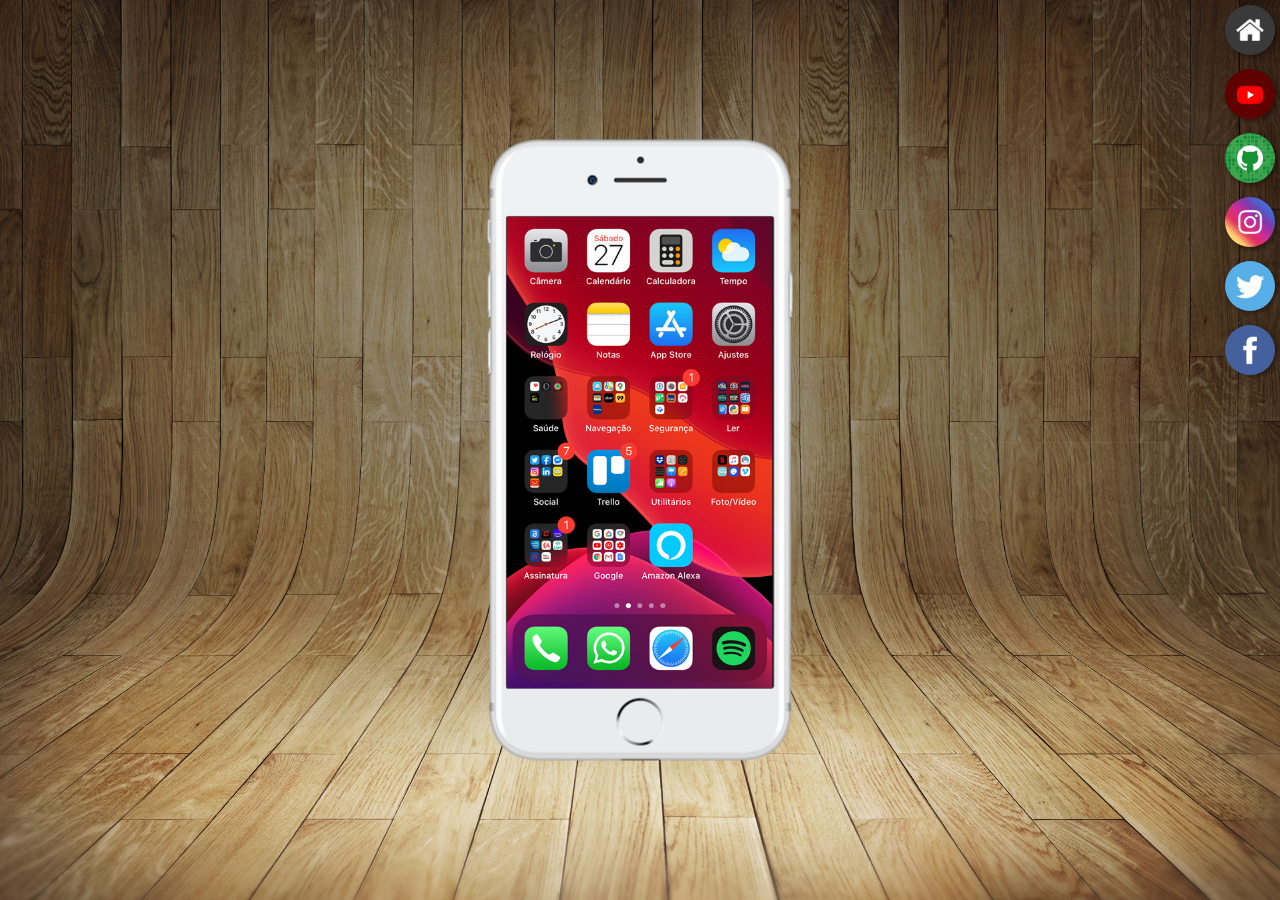
<file: index.html>
<!DOCTYPE html>
<html lang="pt-br">
<head>
    <meta charset="UTF-8">
    <meta name="viewport" content="width=device-width, initial-scale=1.0">
    <title>Projeto redes socias</title>
    <link rel="shortcut icon" href="favicon.ico" type="image/x-icon">
    <link rel="stylesheet" href="estilos/style.css">
</head>
<body>
    <main>
        <section id="telefone">
          <iframe src="home.html" frameborder="0" name="tela" id="tela"> Seu navegador não é compativel com isso</iframe>
        </section>
        <section id="redes">
           <a href="home.html" target="tela"> <img src="imagens/logo-home.jpg" alt=""></a> <br>
           <a href="youtube.html" target="tela"> <img src="imagens/logo-youtube.jpg" alt=""></a> <br>
           <a href="github.html" target="tela"> <img src="imagens/logo-github.jpg" alt=""></a> <br>
           <a href="instagram.html" target="tela"> <img src="imagens/logo-instagram.jpg" alt=""></a> <br>
           <a href="twitter.html" target="tela"> <img src="imagens/logo-twitter.jpg" alt=""></a> <br>
           <a href="facebook.html" target="tela"> <img src="imagens/logo-facebook.jpg" alt=""></a>
        </section>
    </main>
</body>
</html>
</file>
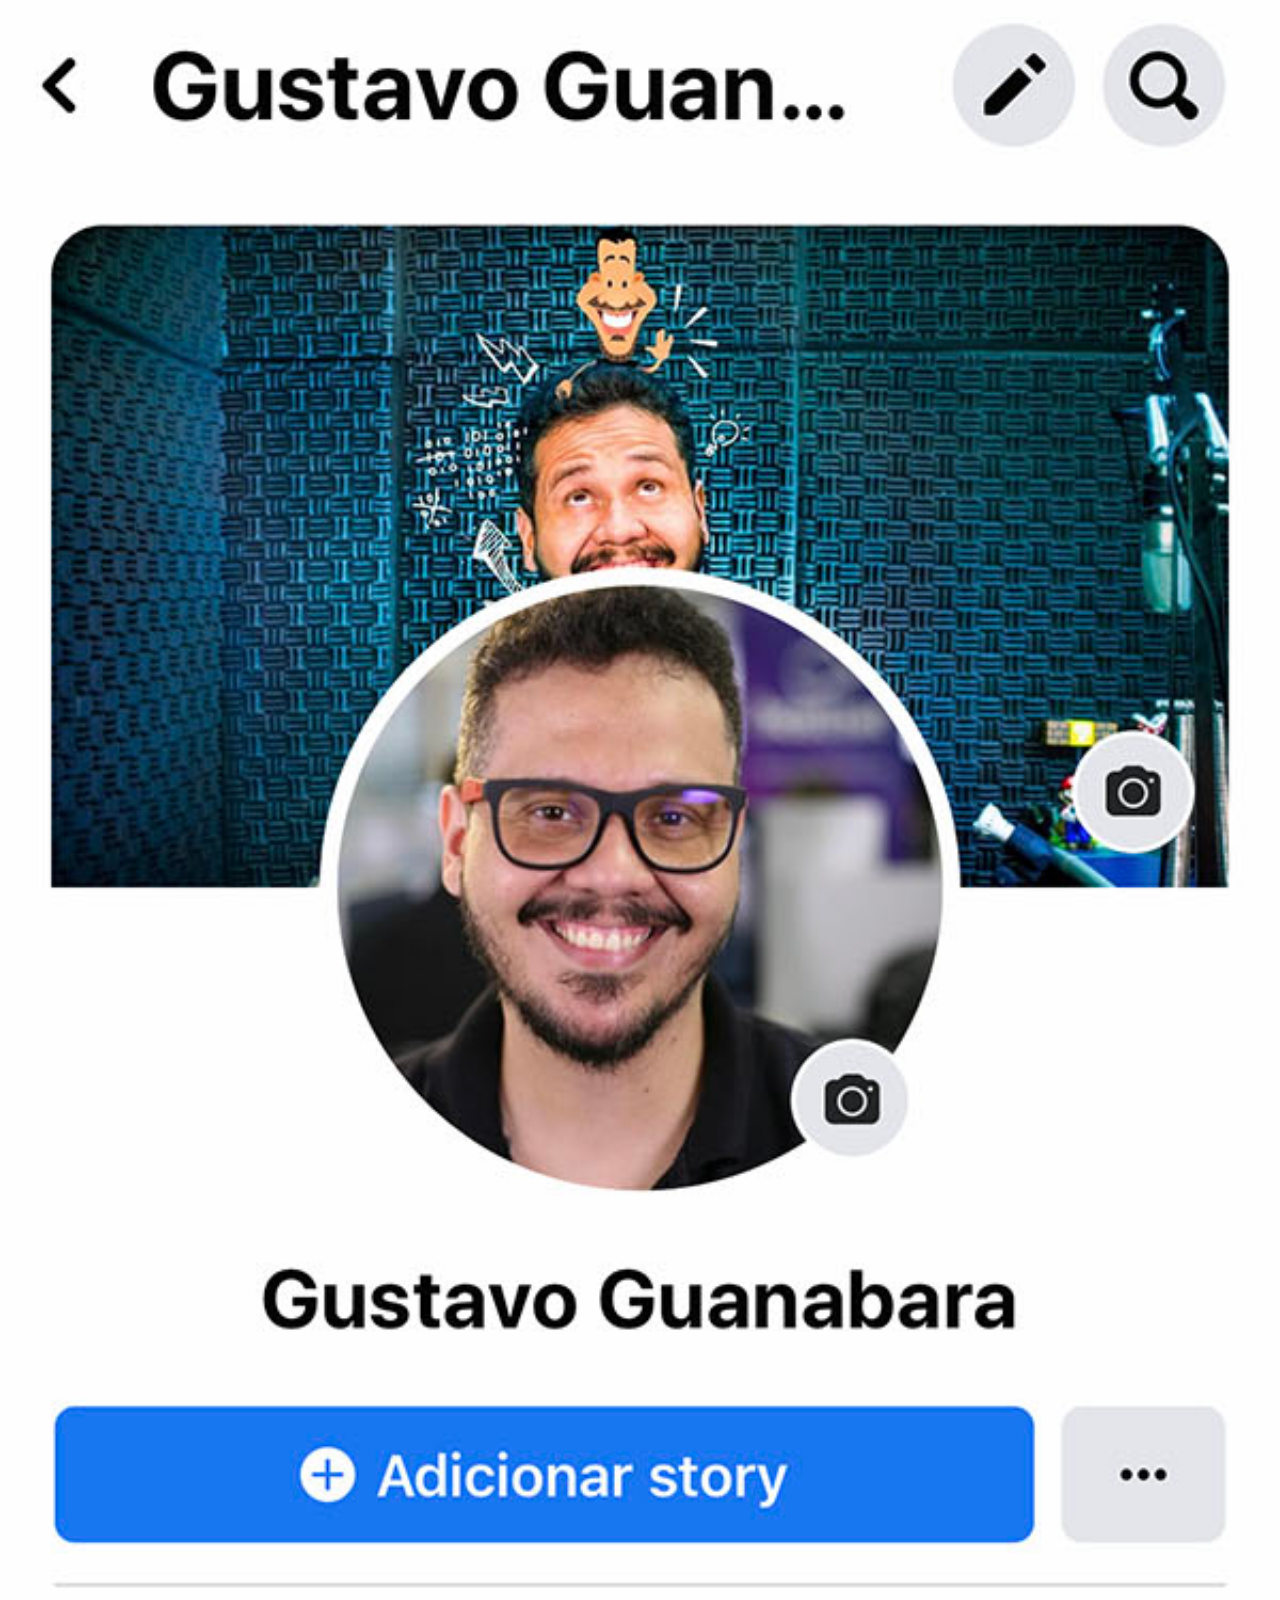
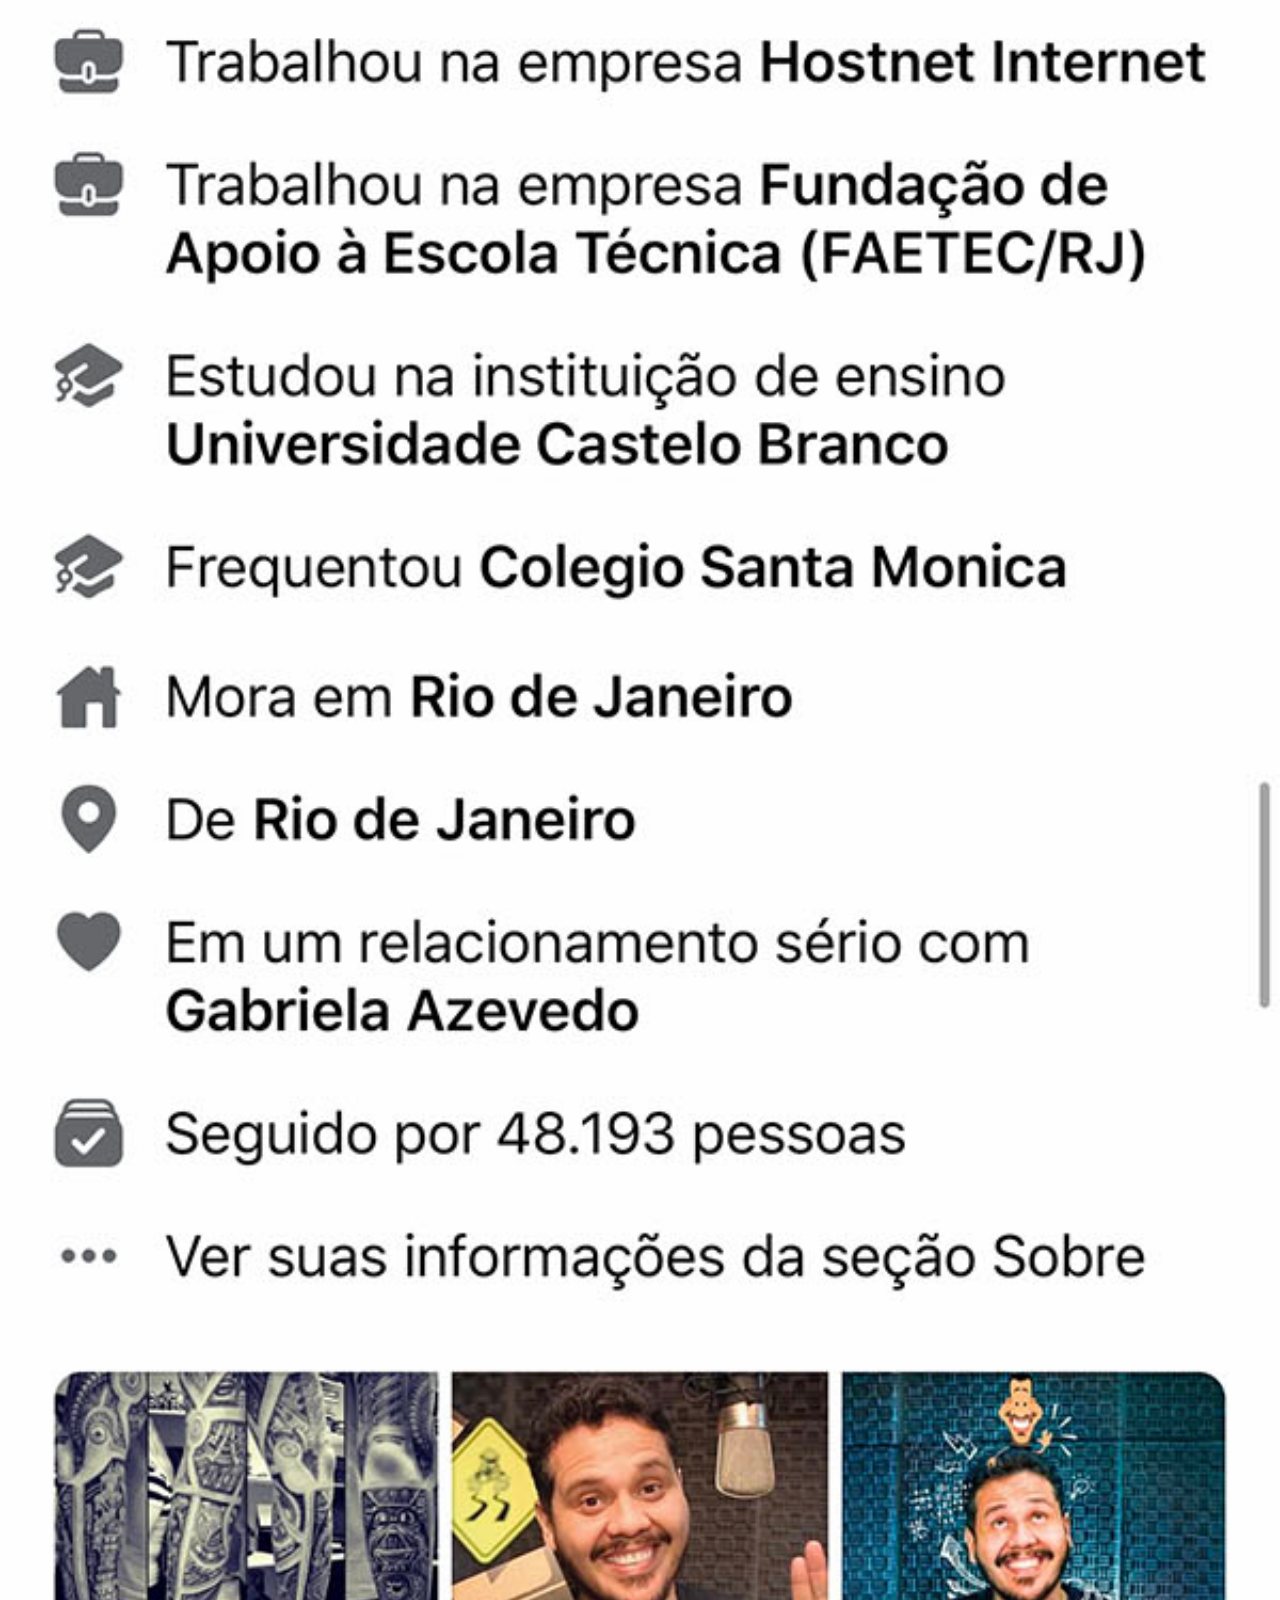
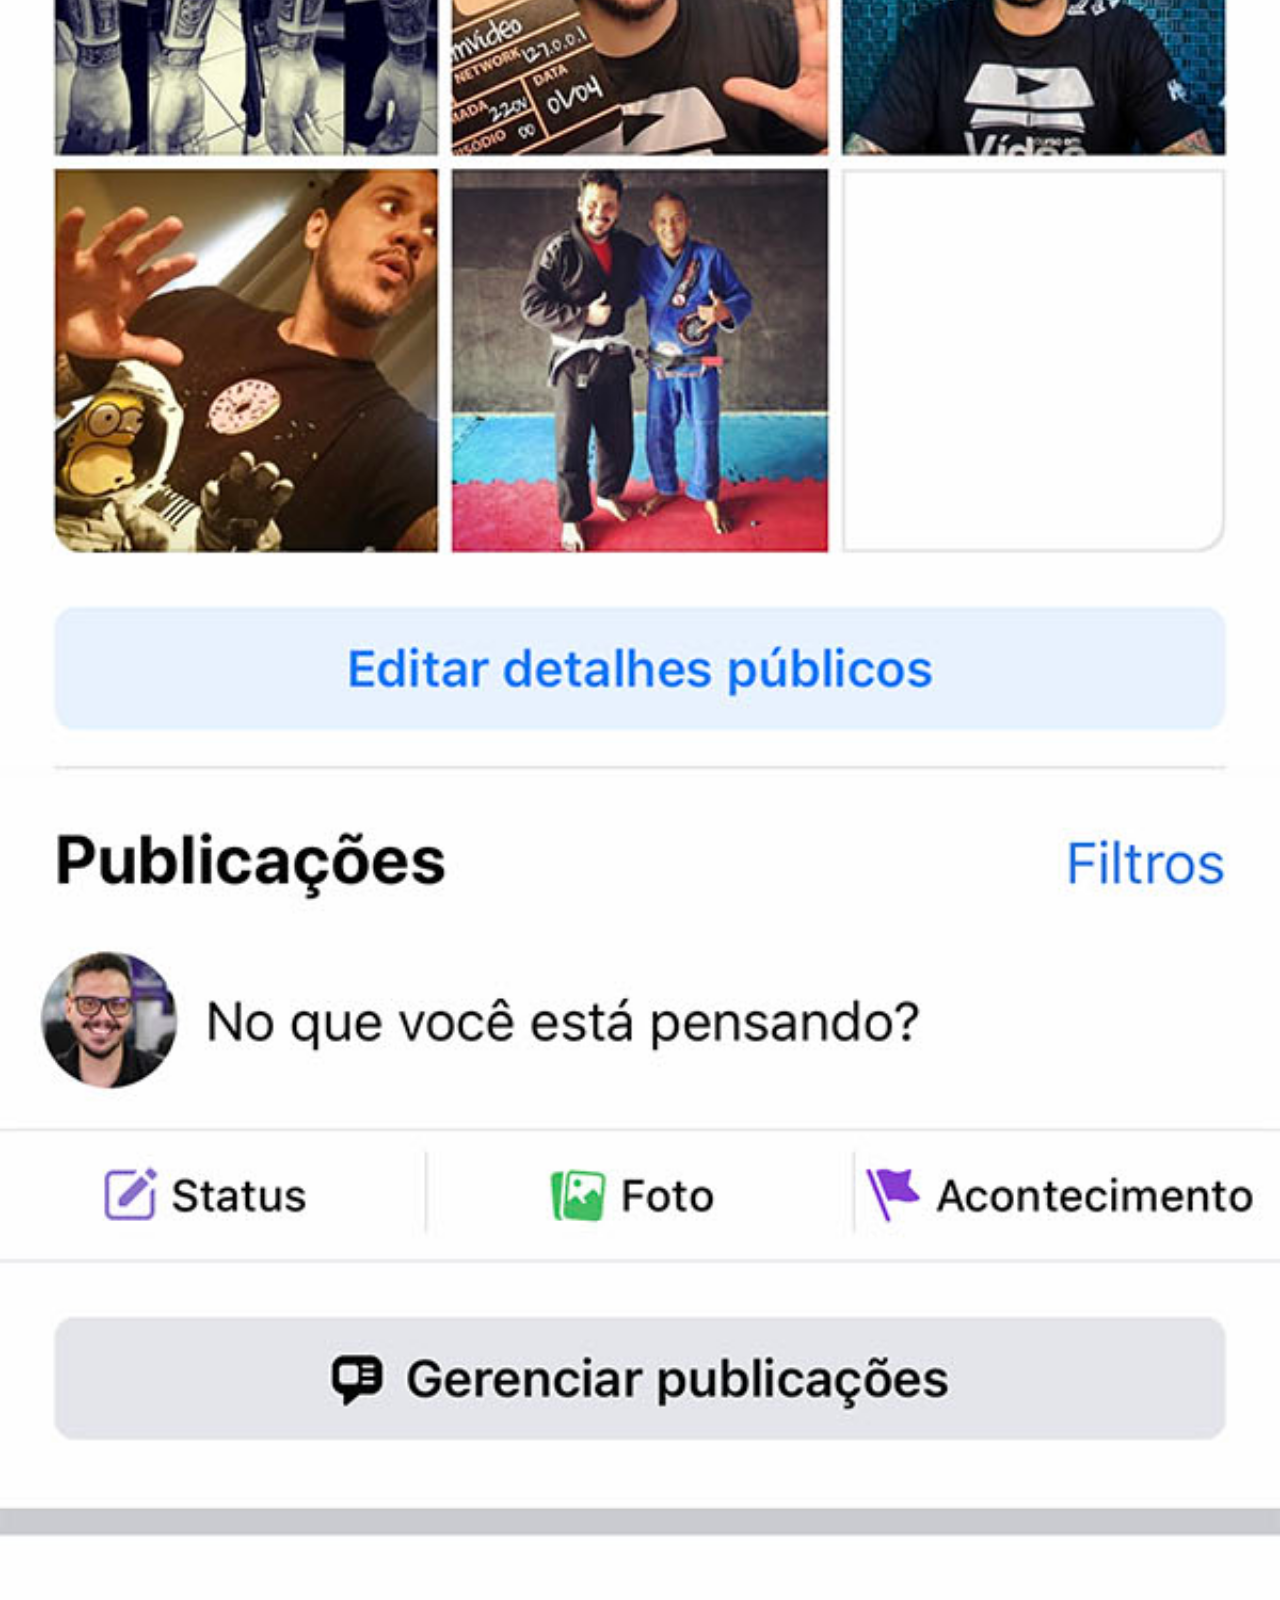
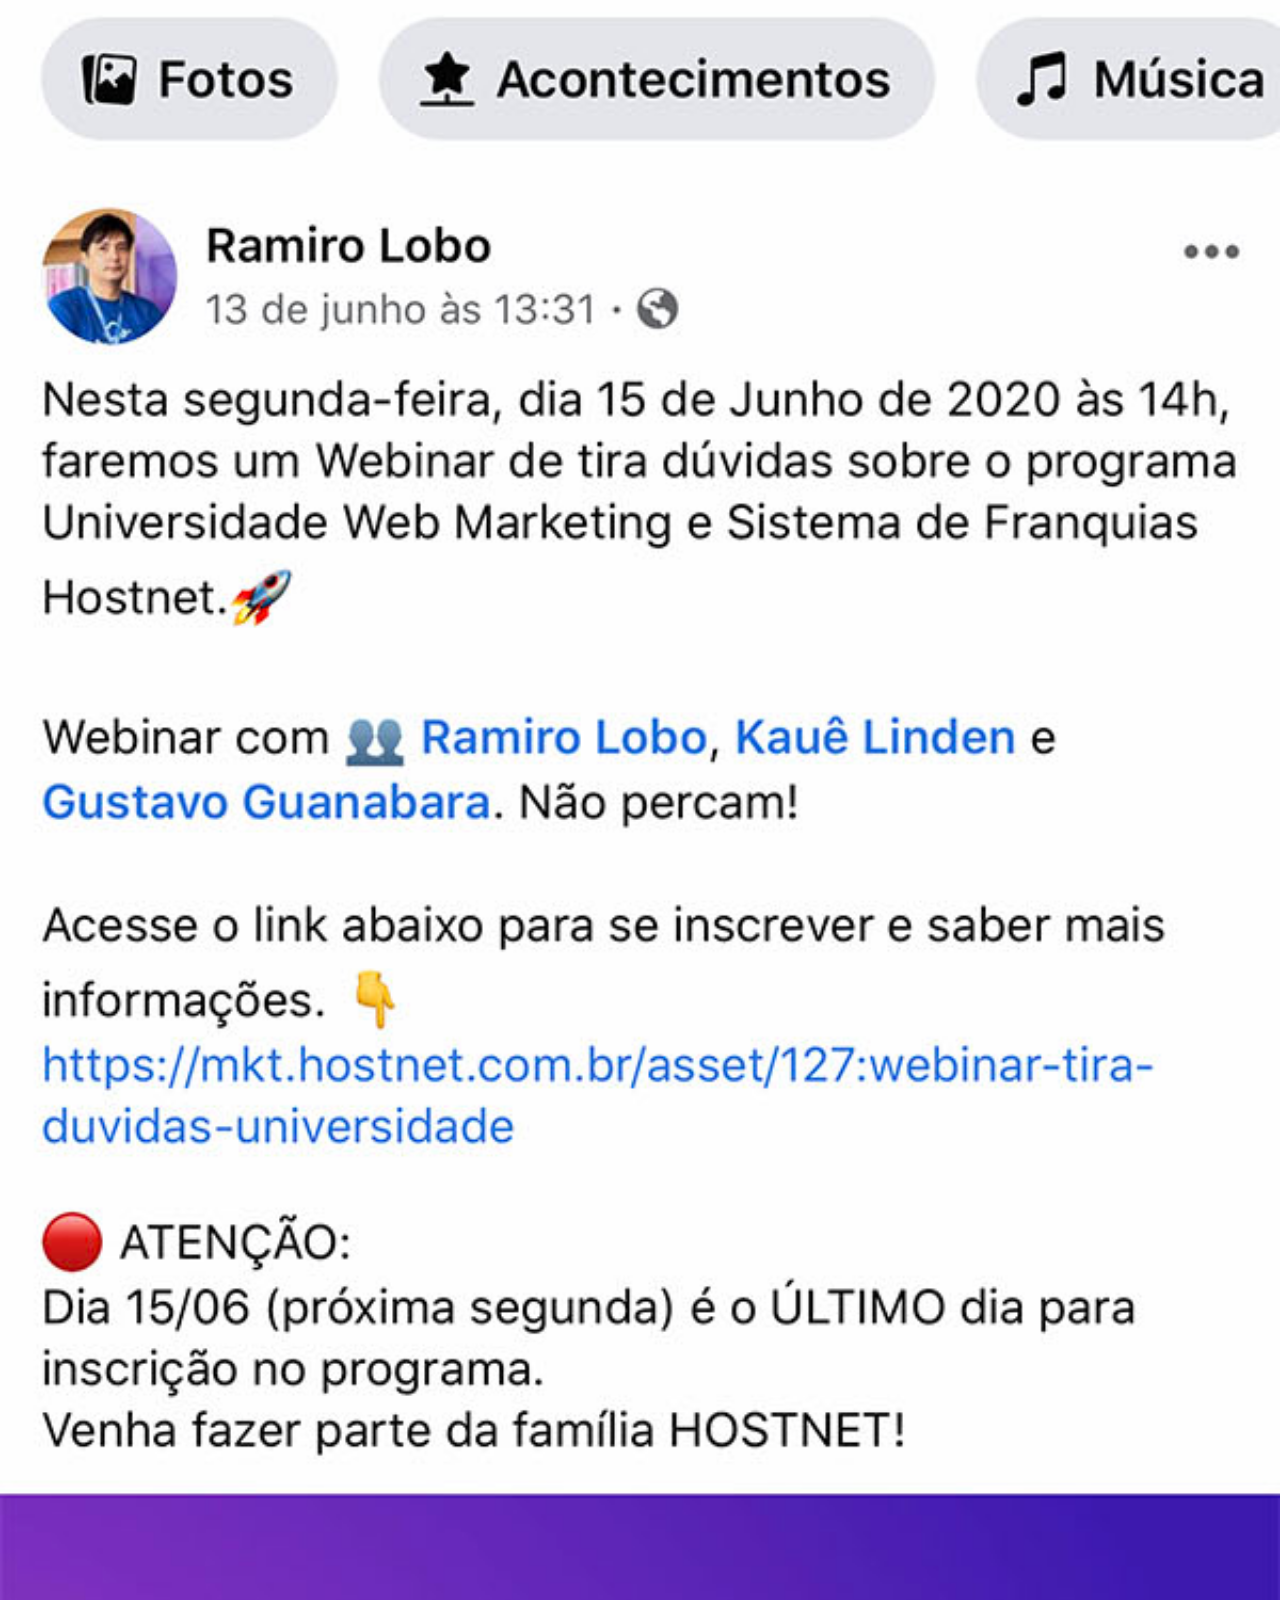
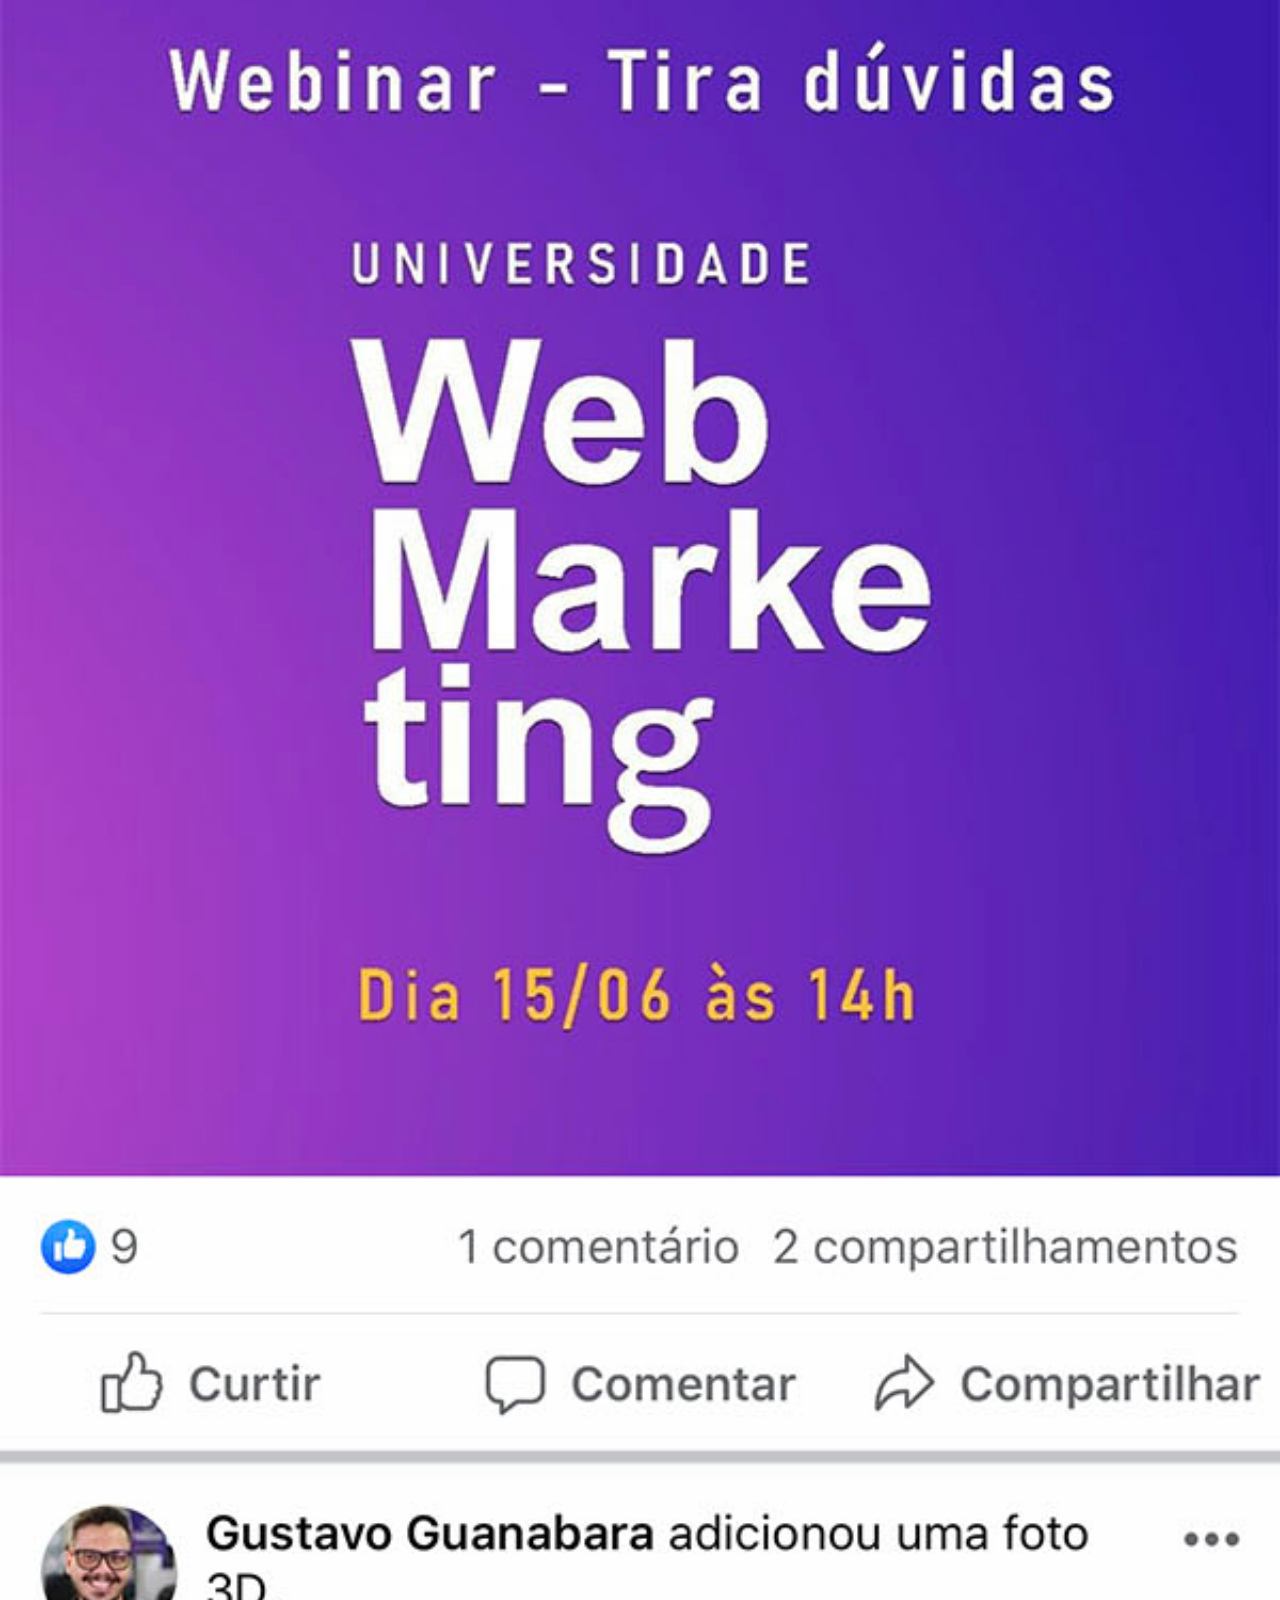
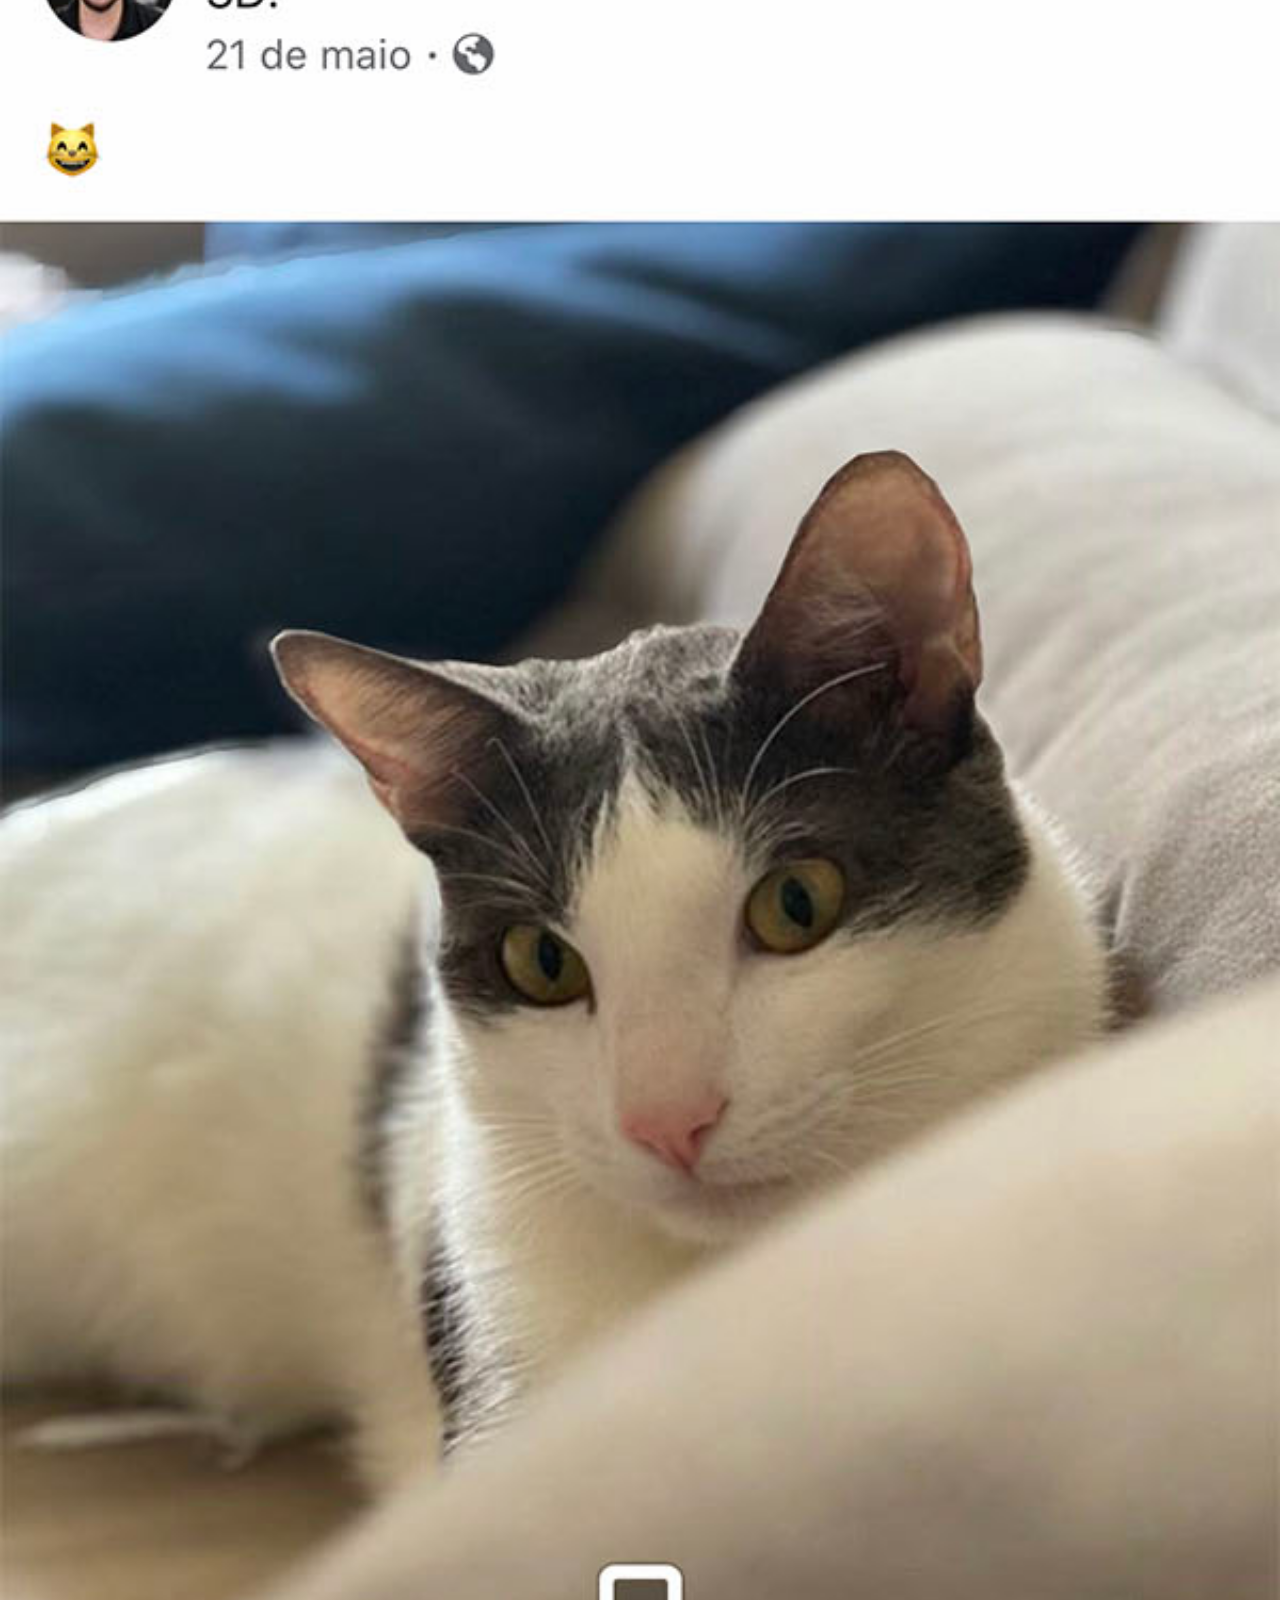
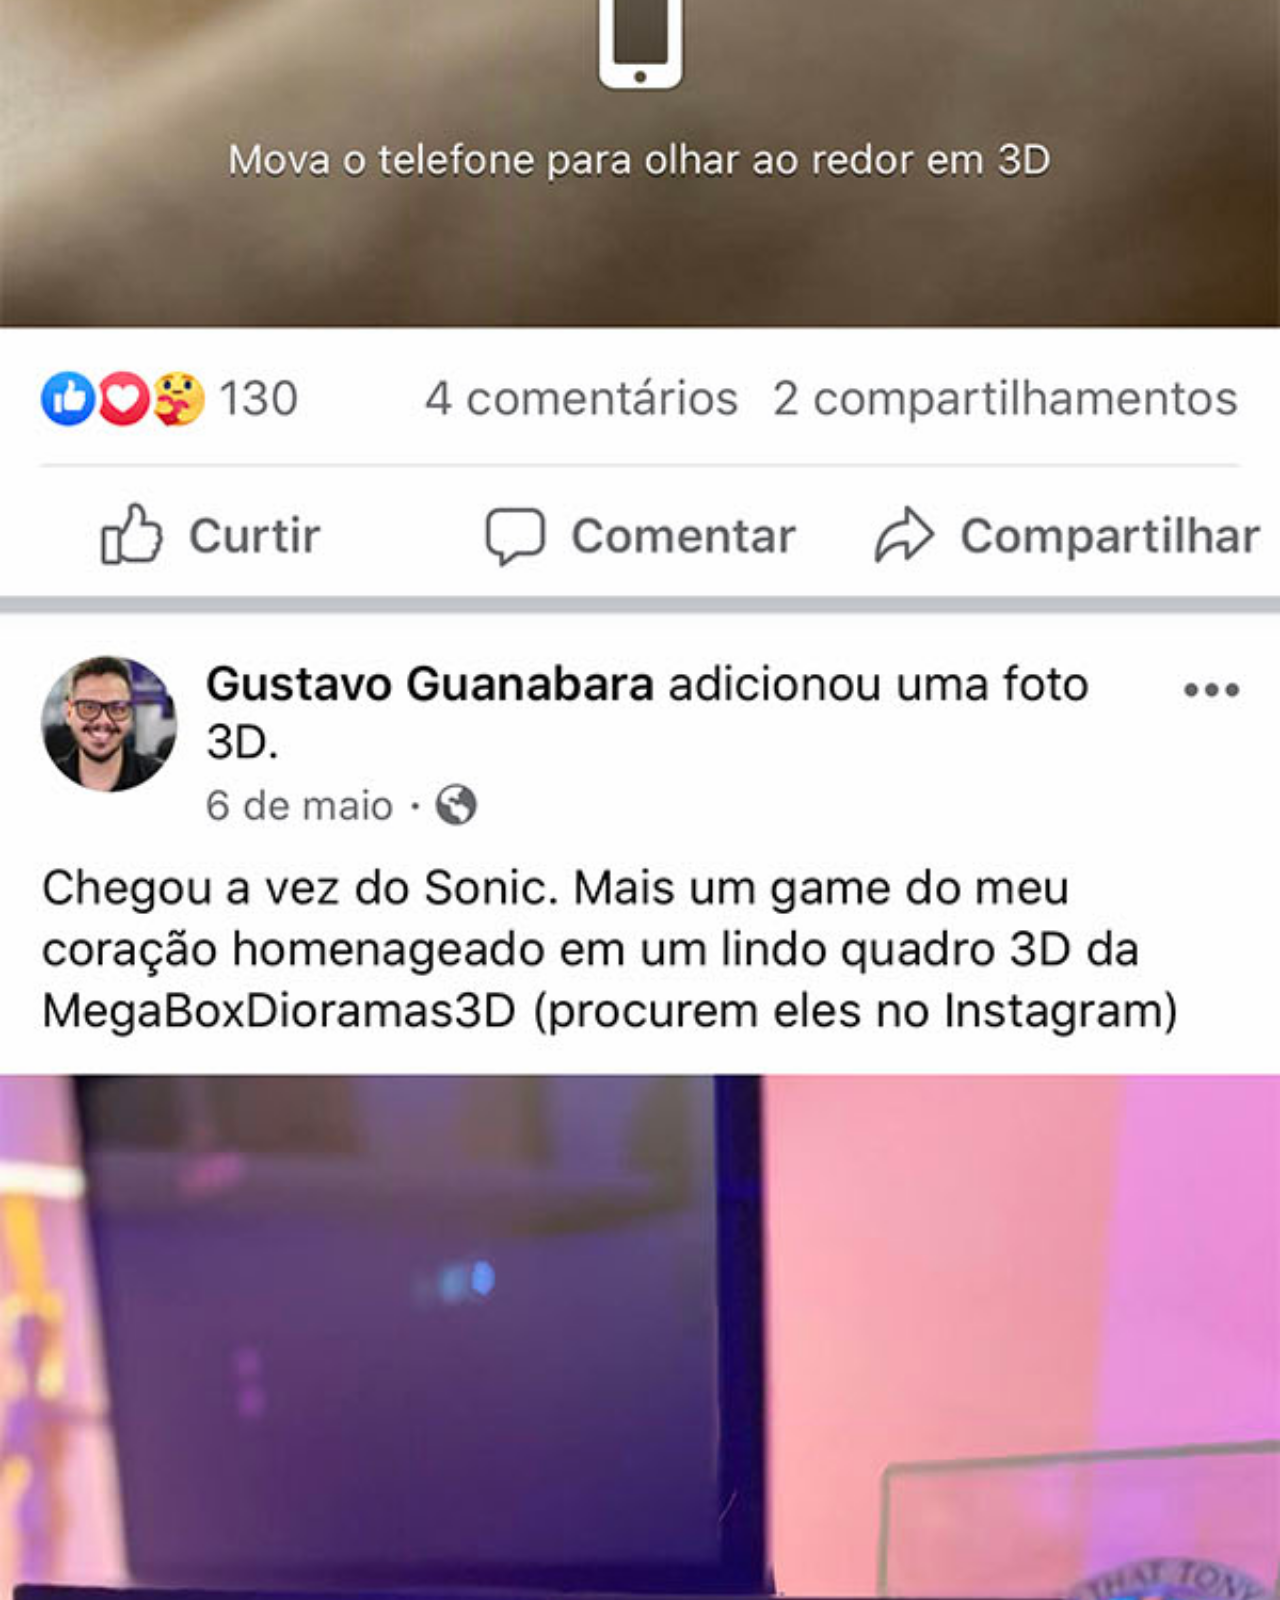
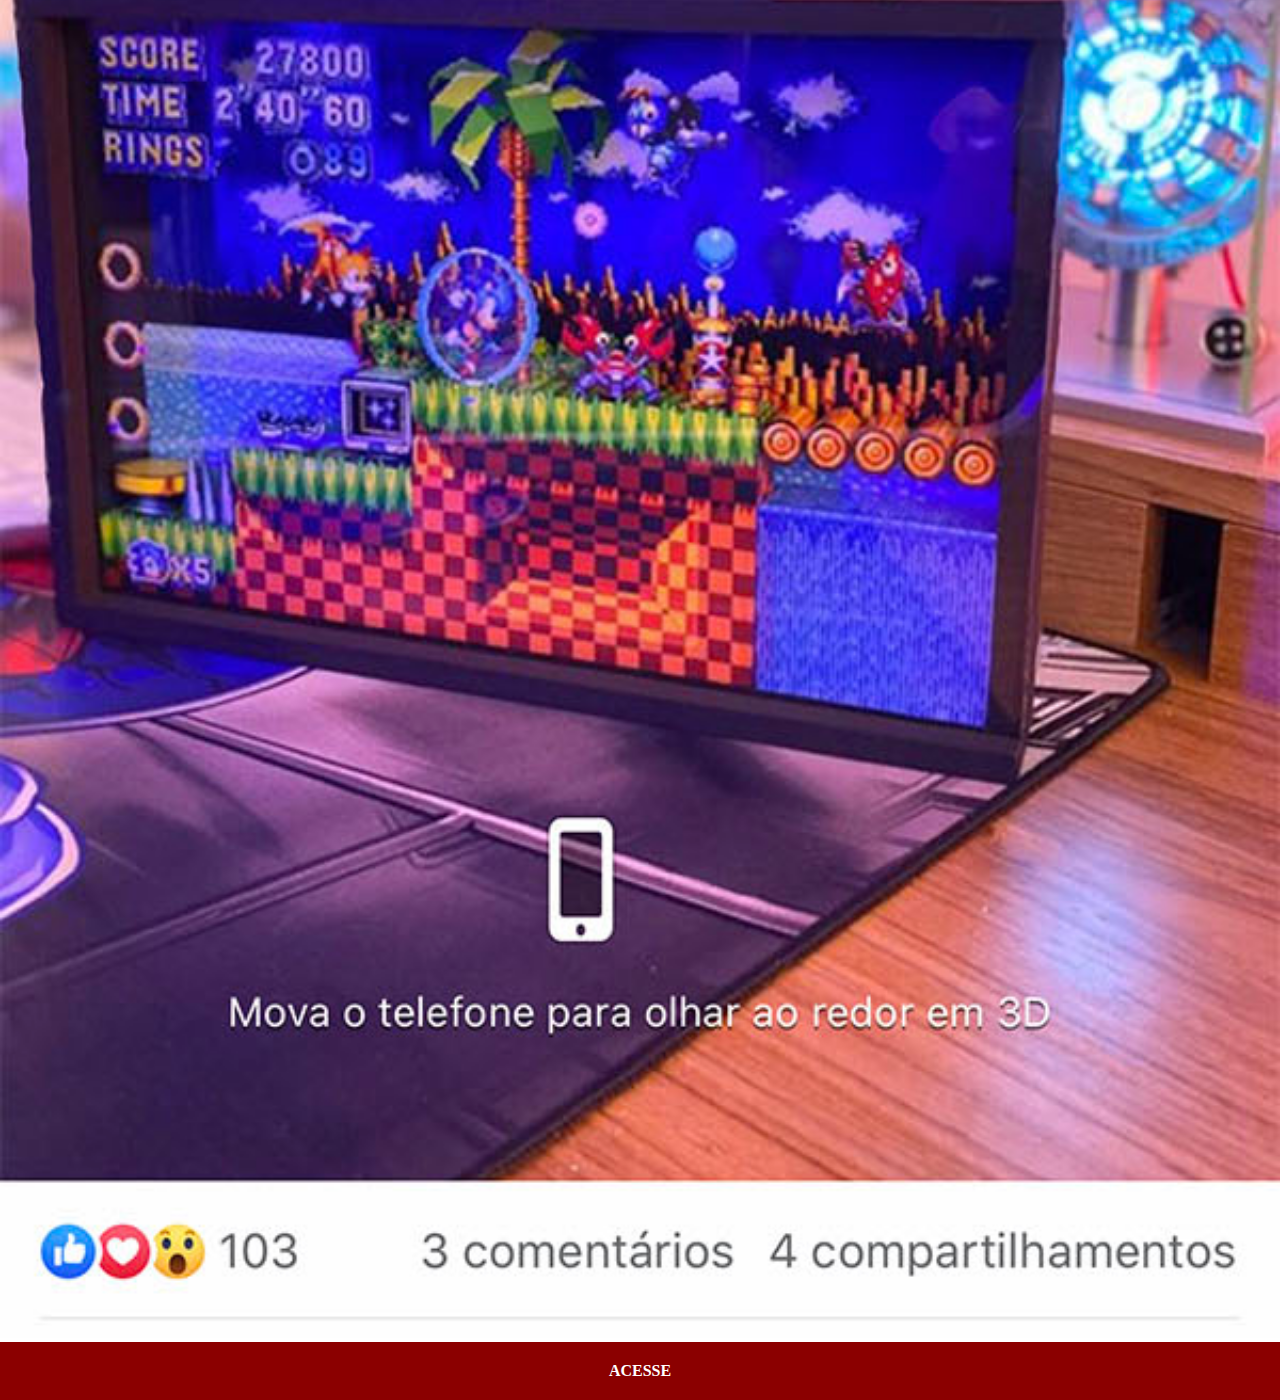
<file: facebook.html>
<!DOCTYPE html>
<html lang="pt-br">
<head>
    <meta charset="UTF-8">
    <meta name="viewport" content="width=device-width, initial-scale=1.0">
    <title>Facebook</title>
    <link rel="stylesheet" href="estilos/social.css">
</head>
<body>
    <img src="imagens/tela-facebook.jpg" alt="">
    <a href="https://www.facebook.com/gustavoguanabara/?locale=pt_BR" target="_blank">ACESSE</a>
</body>
</html>
</file>
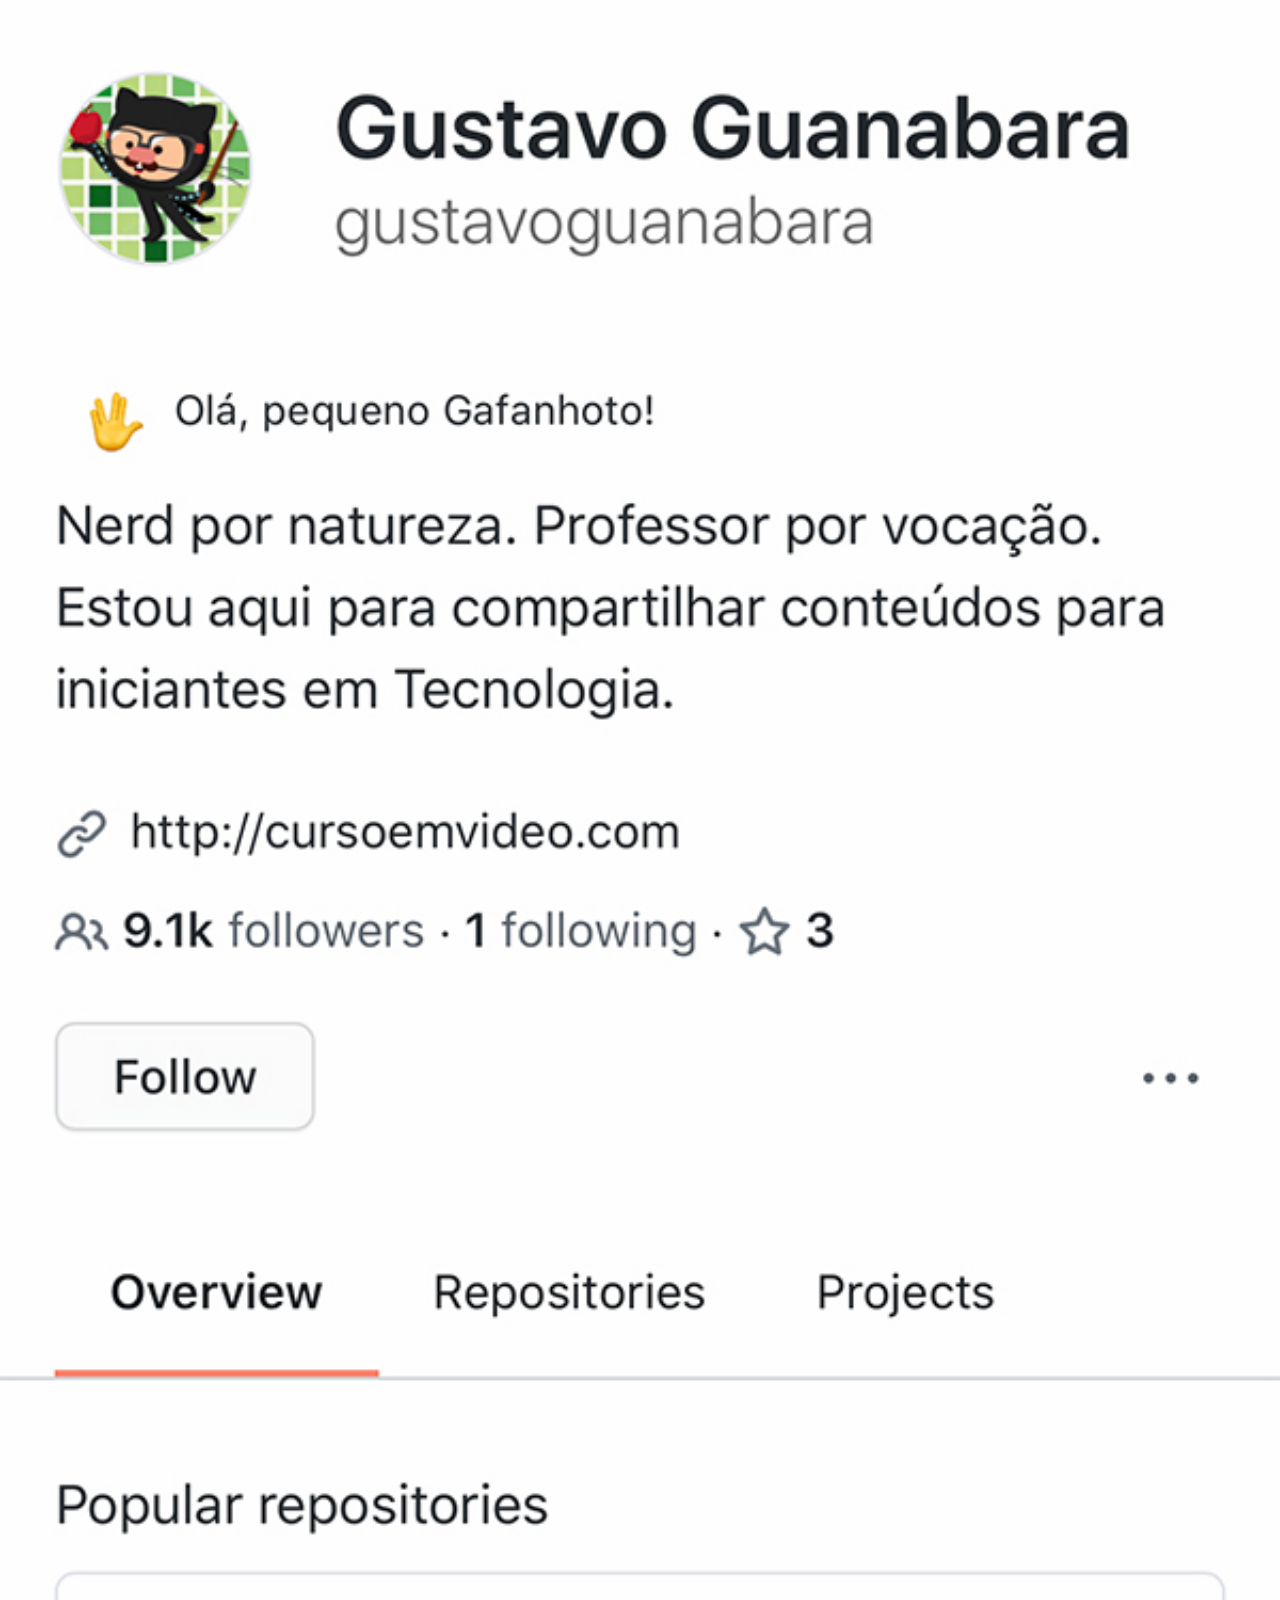
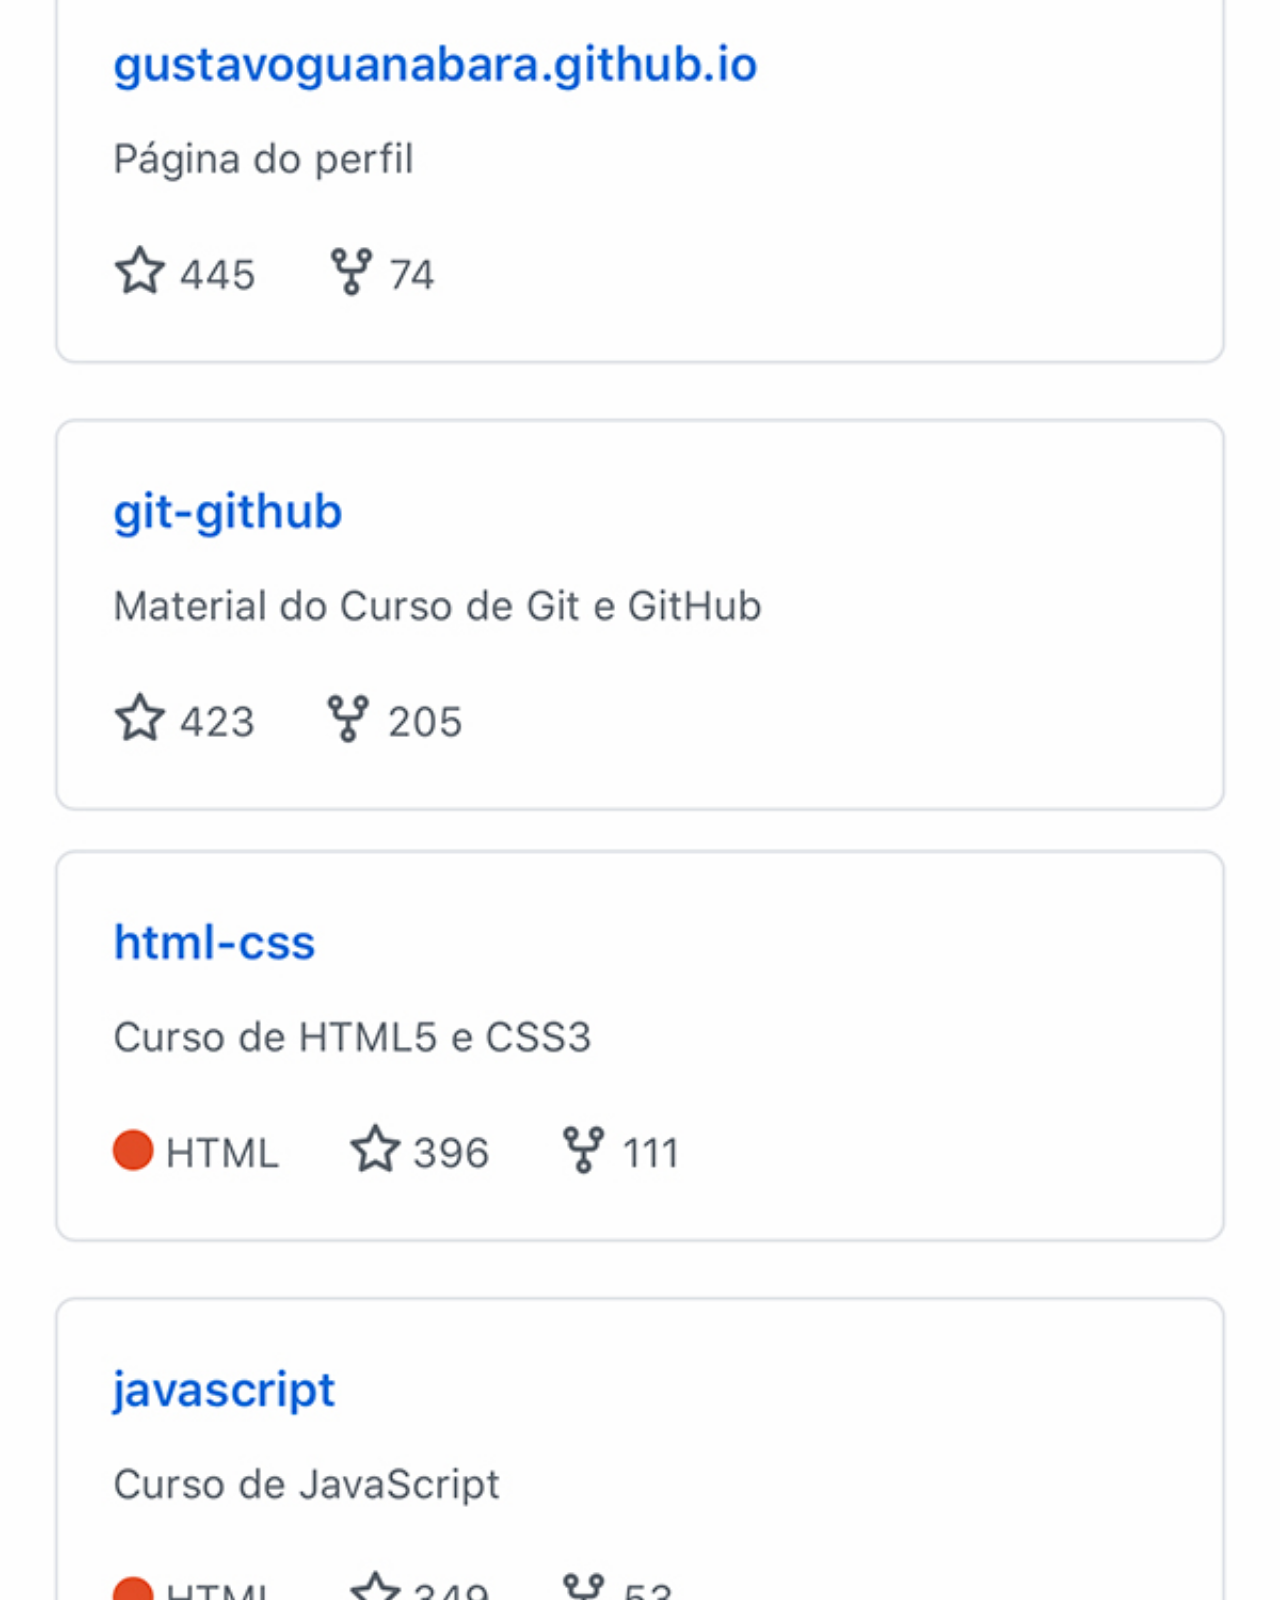
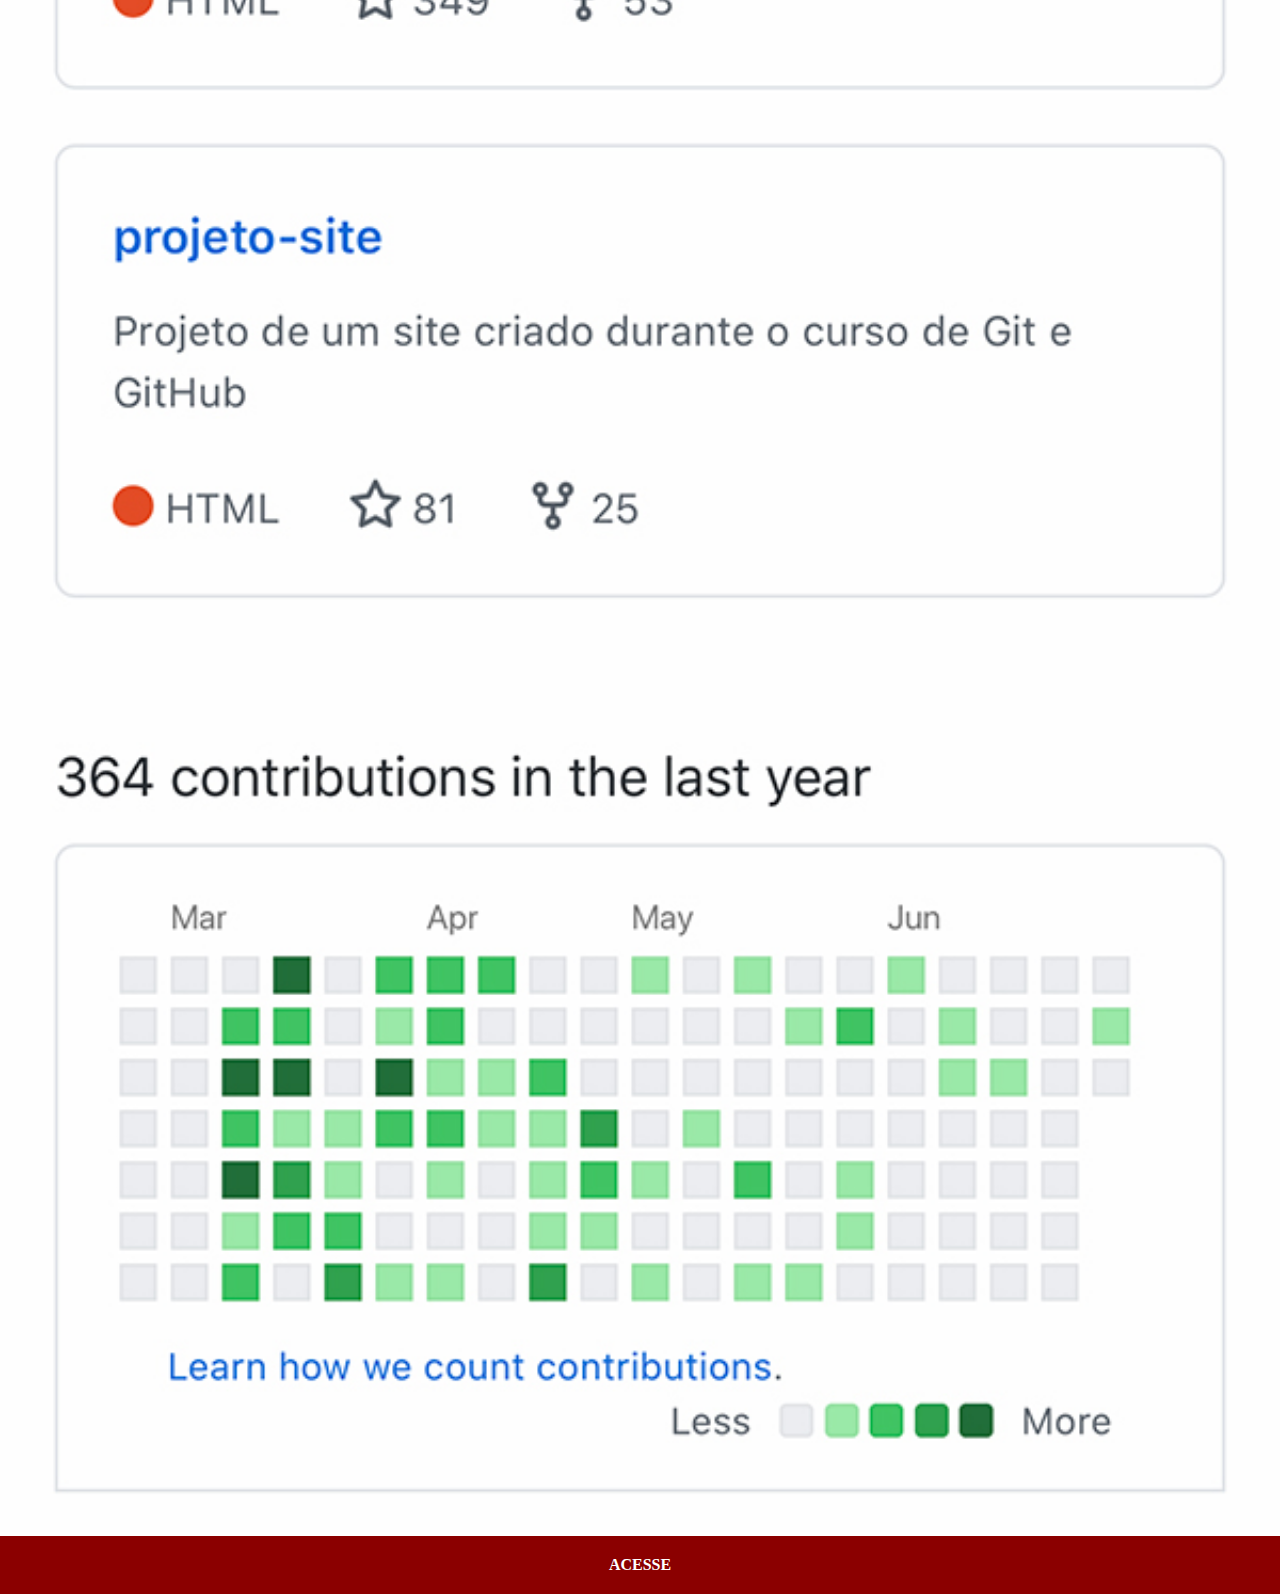
<file: github.html>
<!DOCTYPE html>
<html lang="pt-br">
<head>
    <meta charset="UTF-8">
    <meta name="viewport" content="width=device-width, initial-scale=1.0">
    <title>github</title>
    <link rel="stylesheet" href="estilos/social.css">
</head>
<body>
    <img src="imagens/tela-github.jpg" alt="">
    <a href="https://github.com/gustavoguanabara" target="_blank"> ACESSE</a>
</body>
</html>
</file>
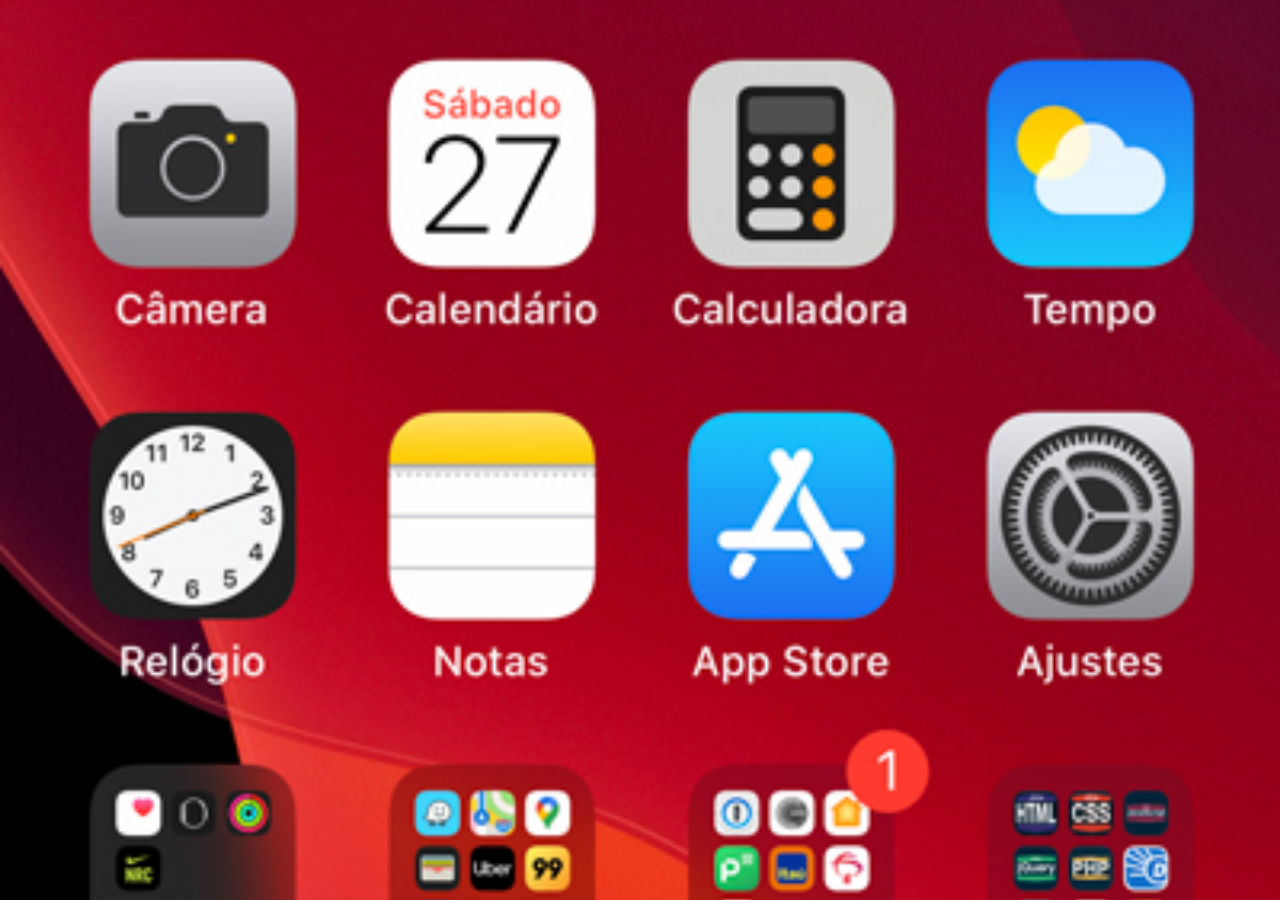
<file: home.html>
<!DOCTYPE html>
<html lang="pt-br">
<head>
    <meta charset="UTF-8">
    <meta name="viewport" content="width=device-width, initial-scale=1.0">
    <title>home</title>
</head>
<style>
    *{
        margin: 0px;
        padding: 0px;

    }
    body{
        height: 100vh;
        width: 100vw;
        background:black url('imagens/tela-home.jpg') no-repeat top center;
        background-size: cover;
    }
</style>
<body>
    
</body>
</html>
</file>
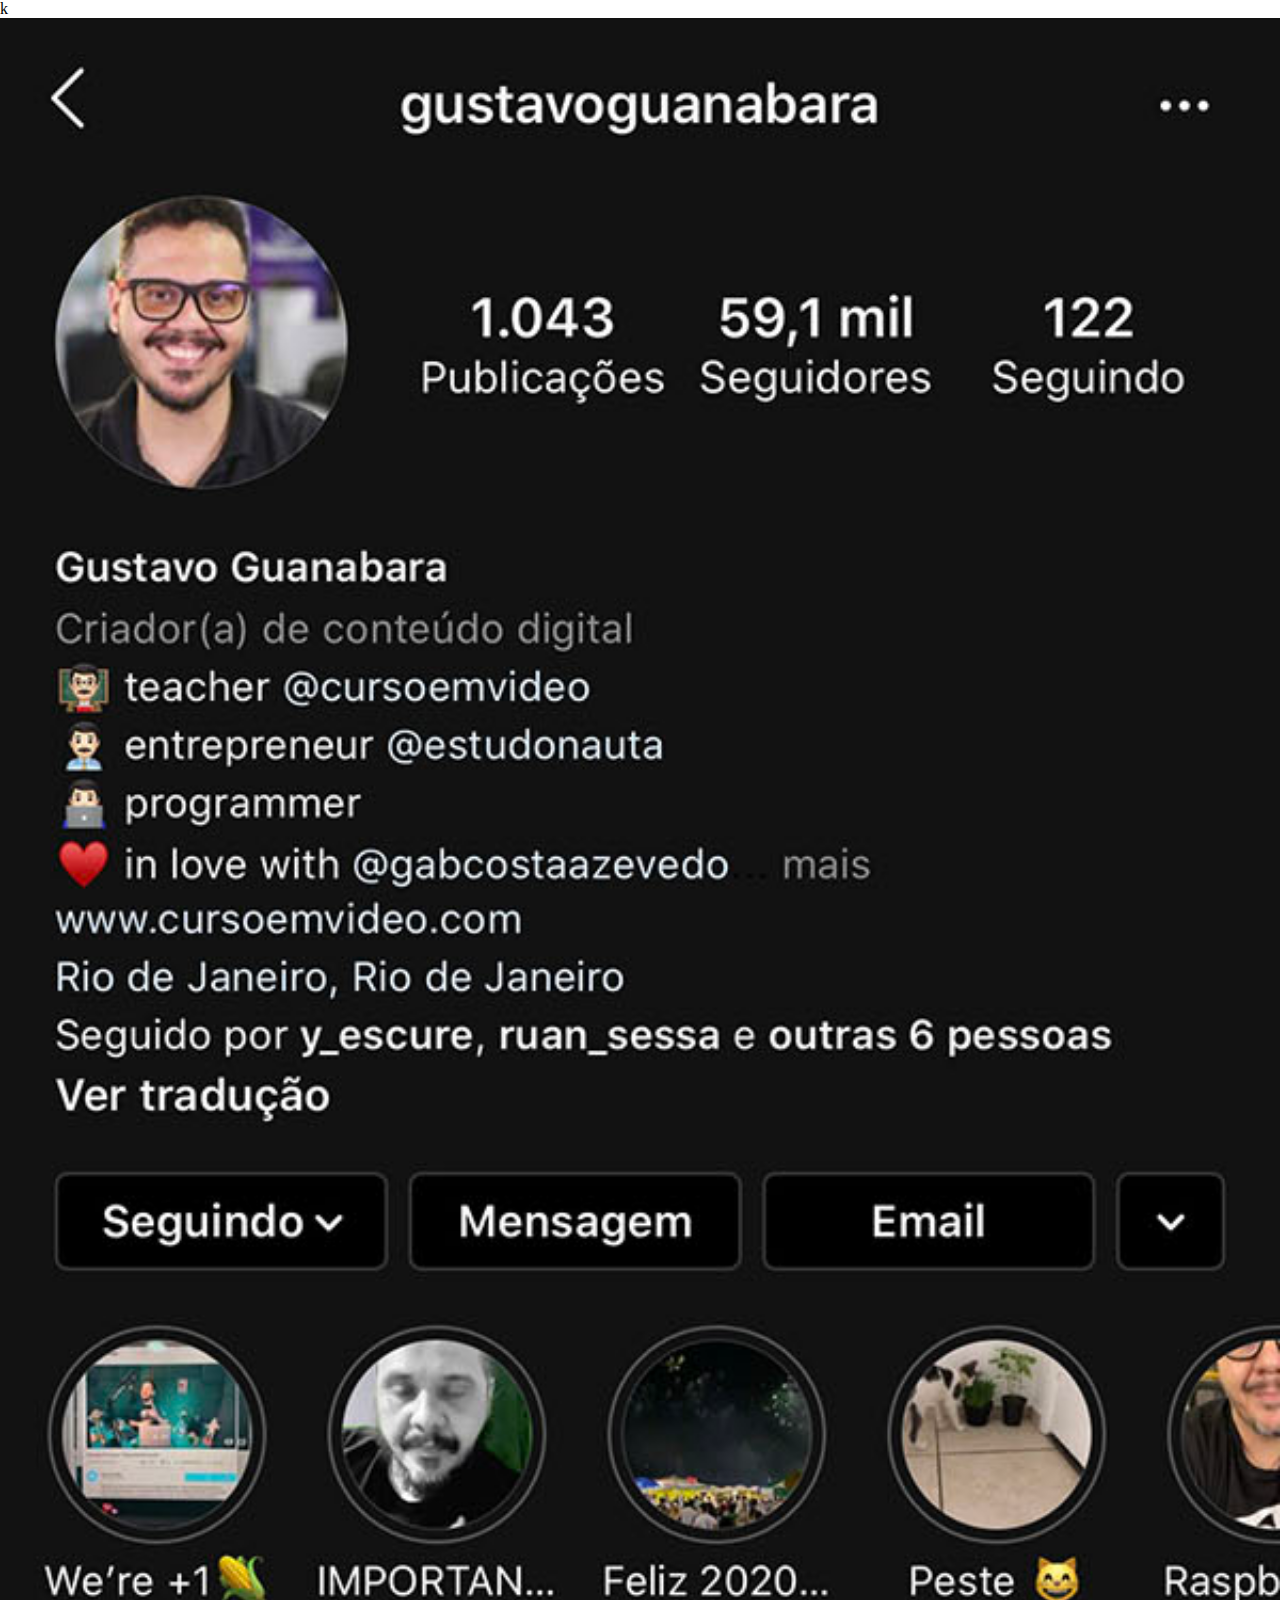
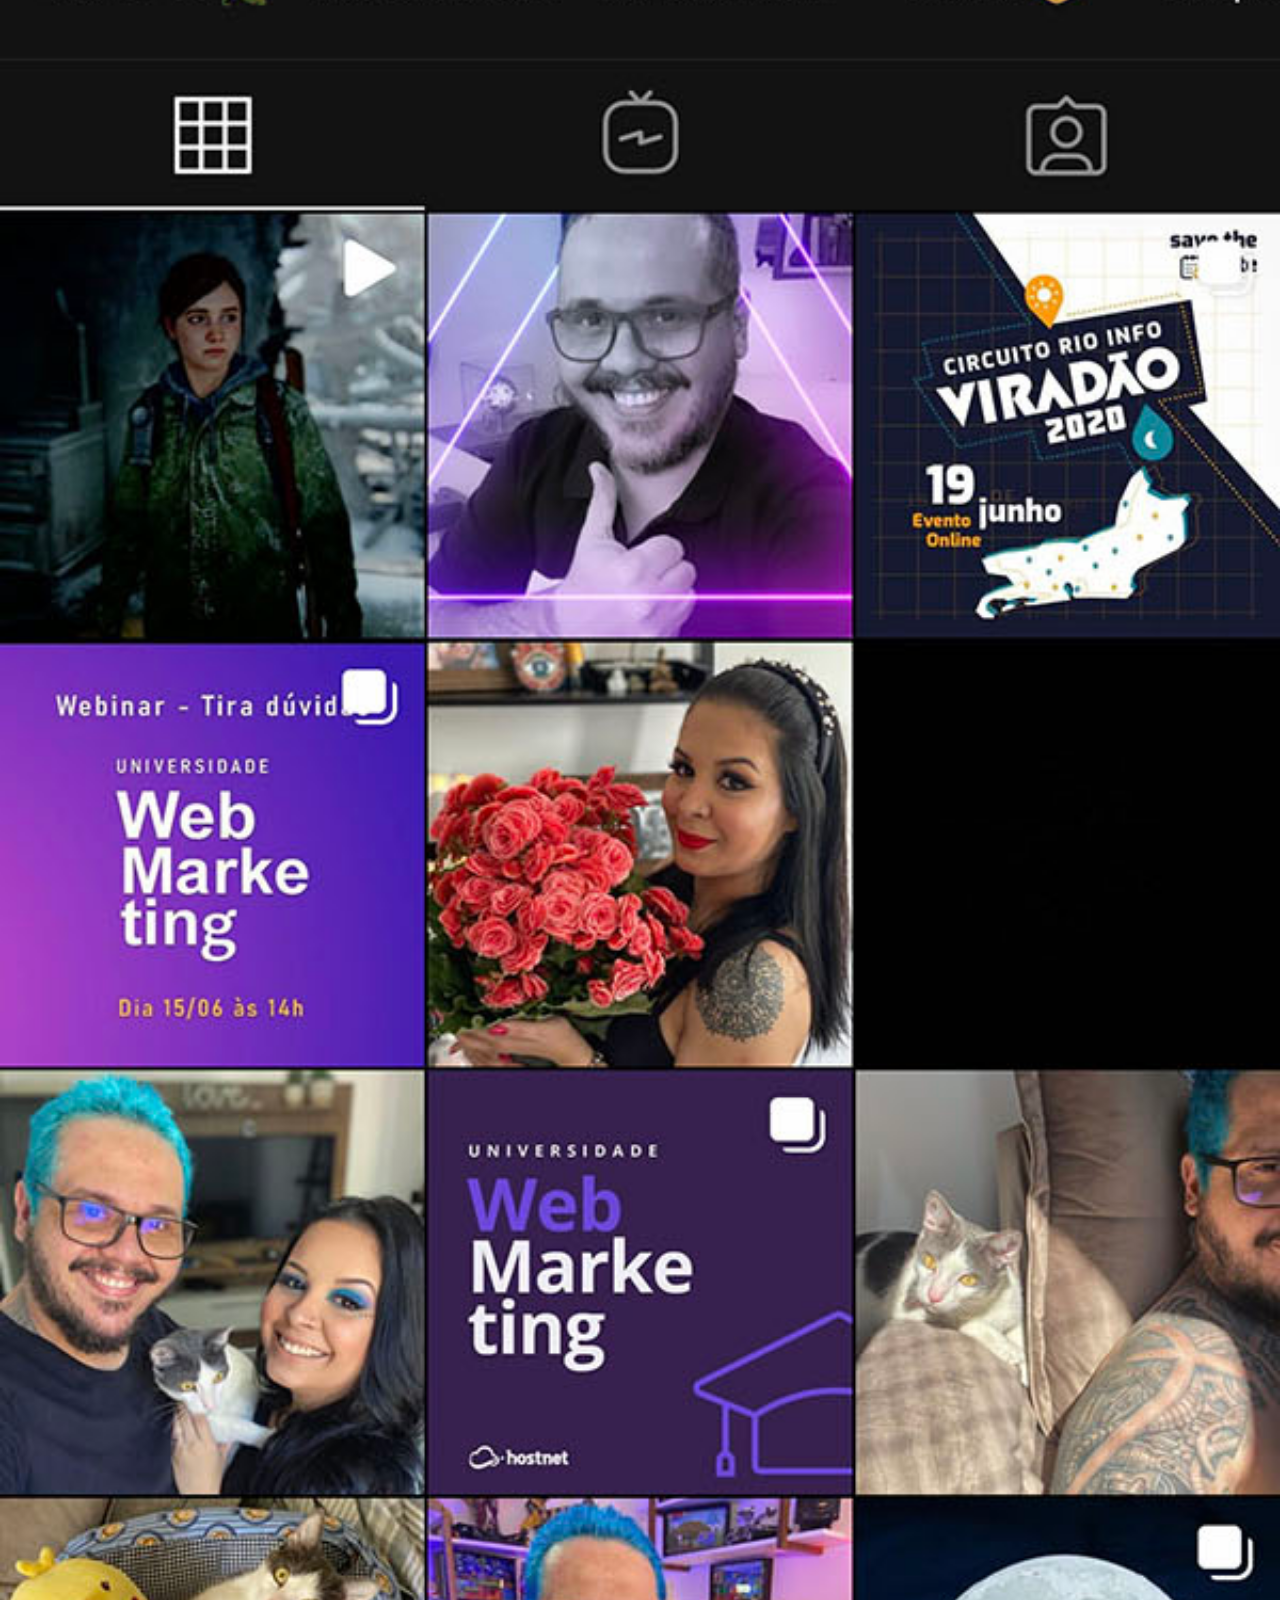
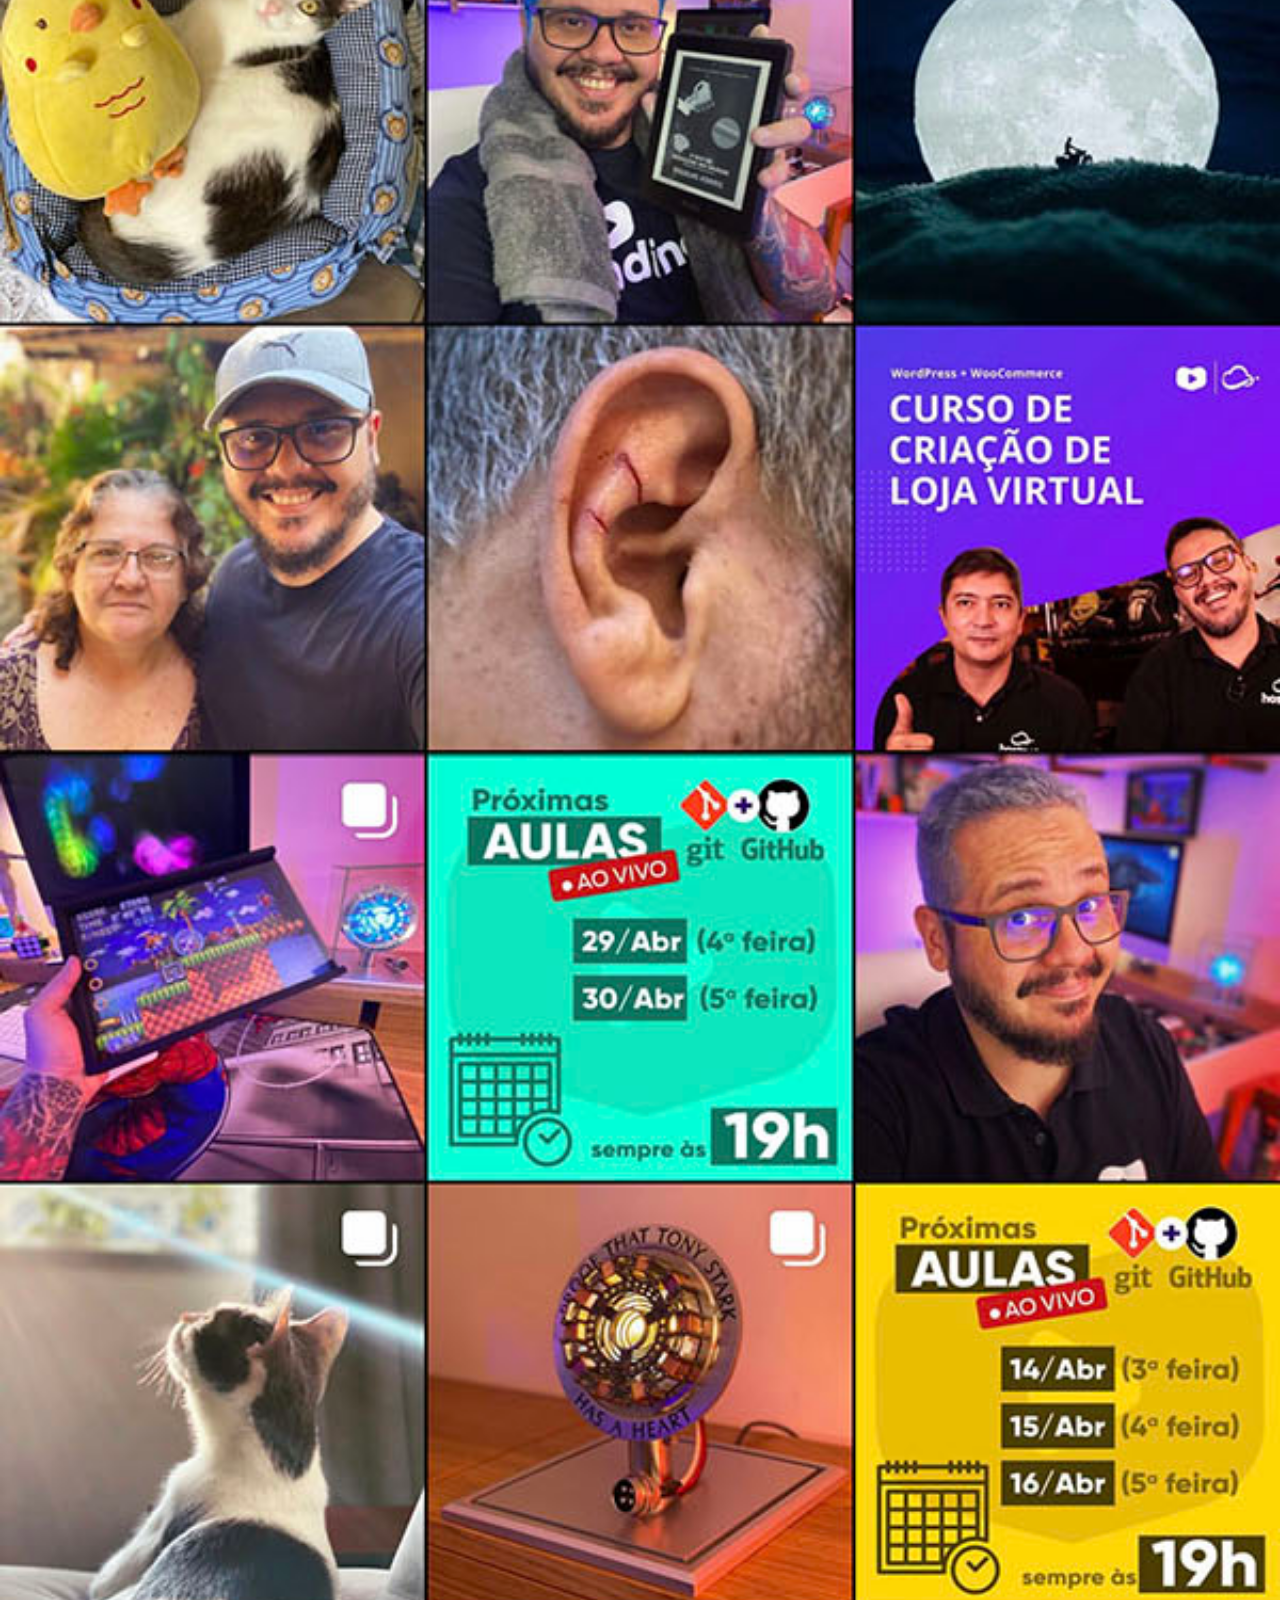
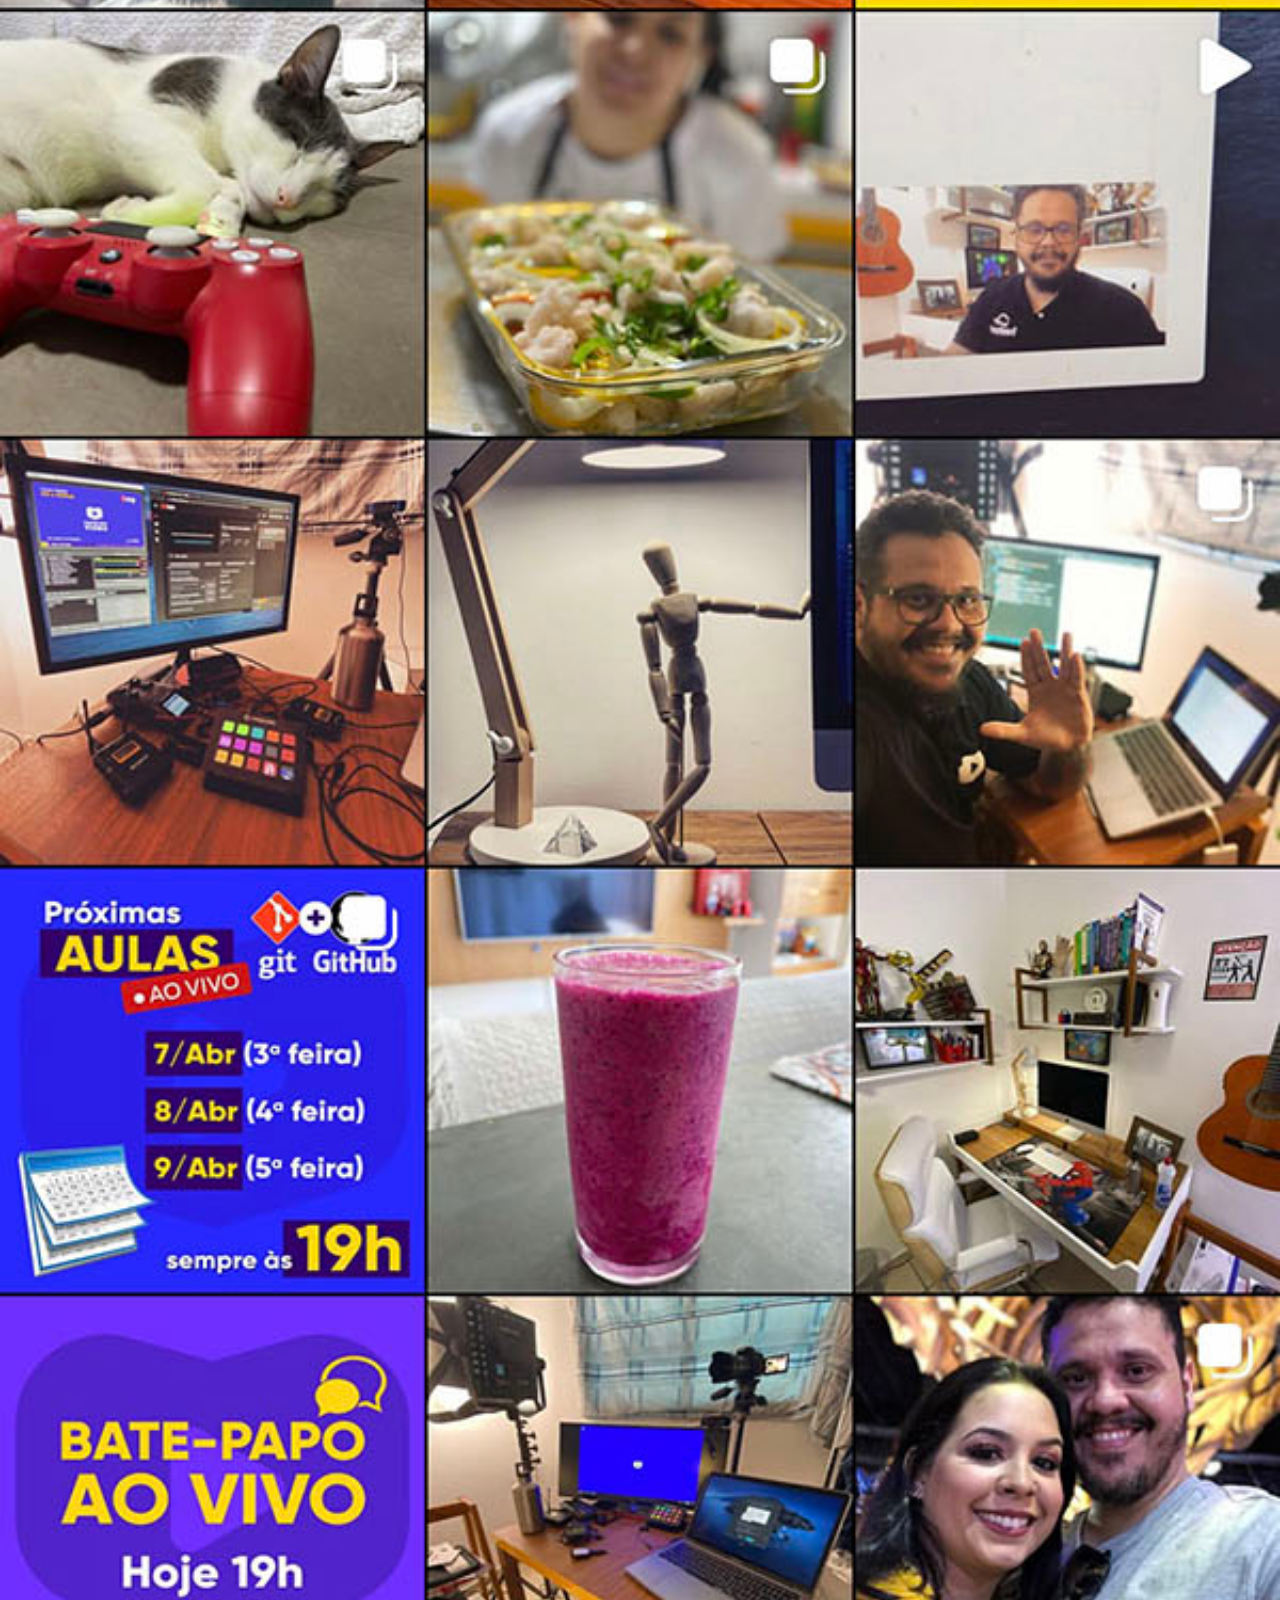
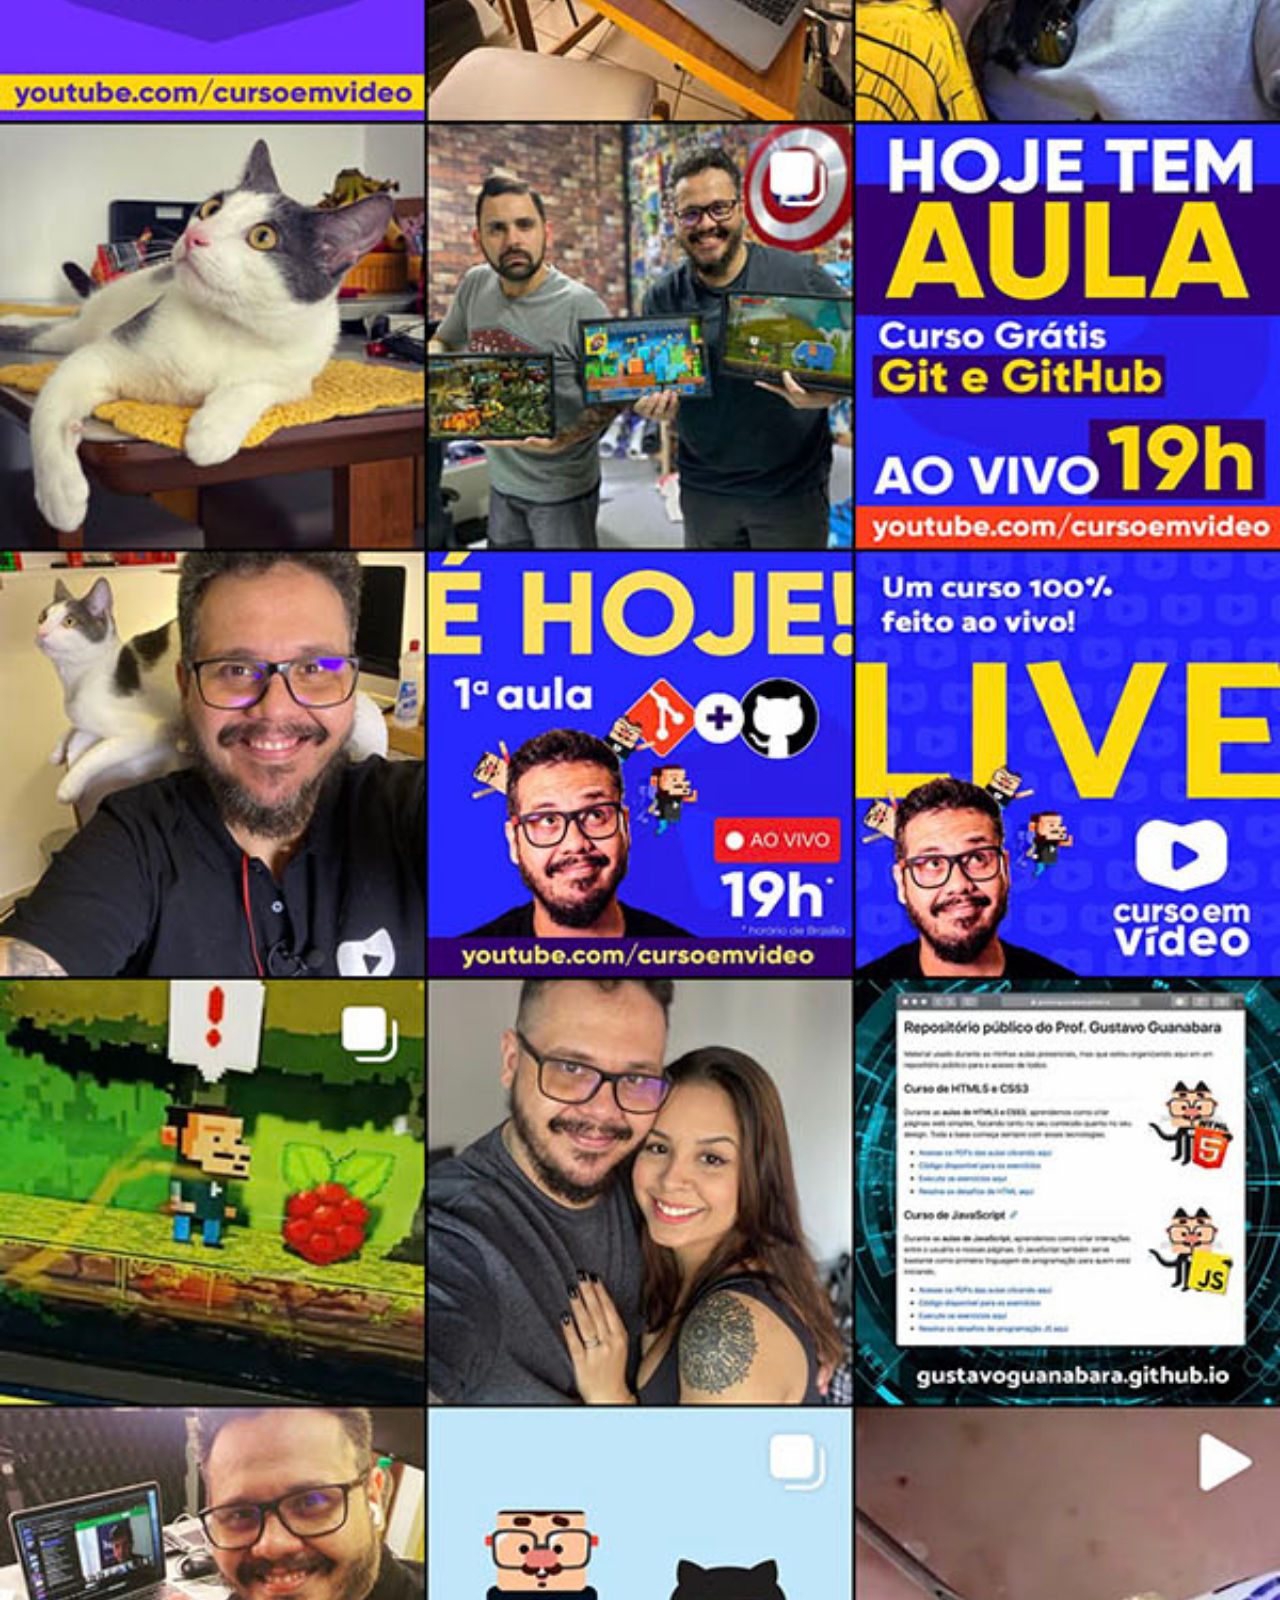
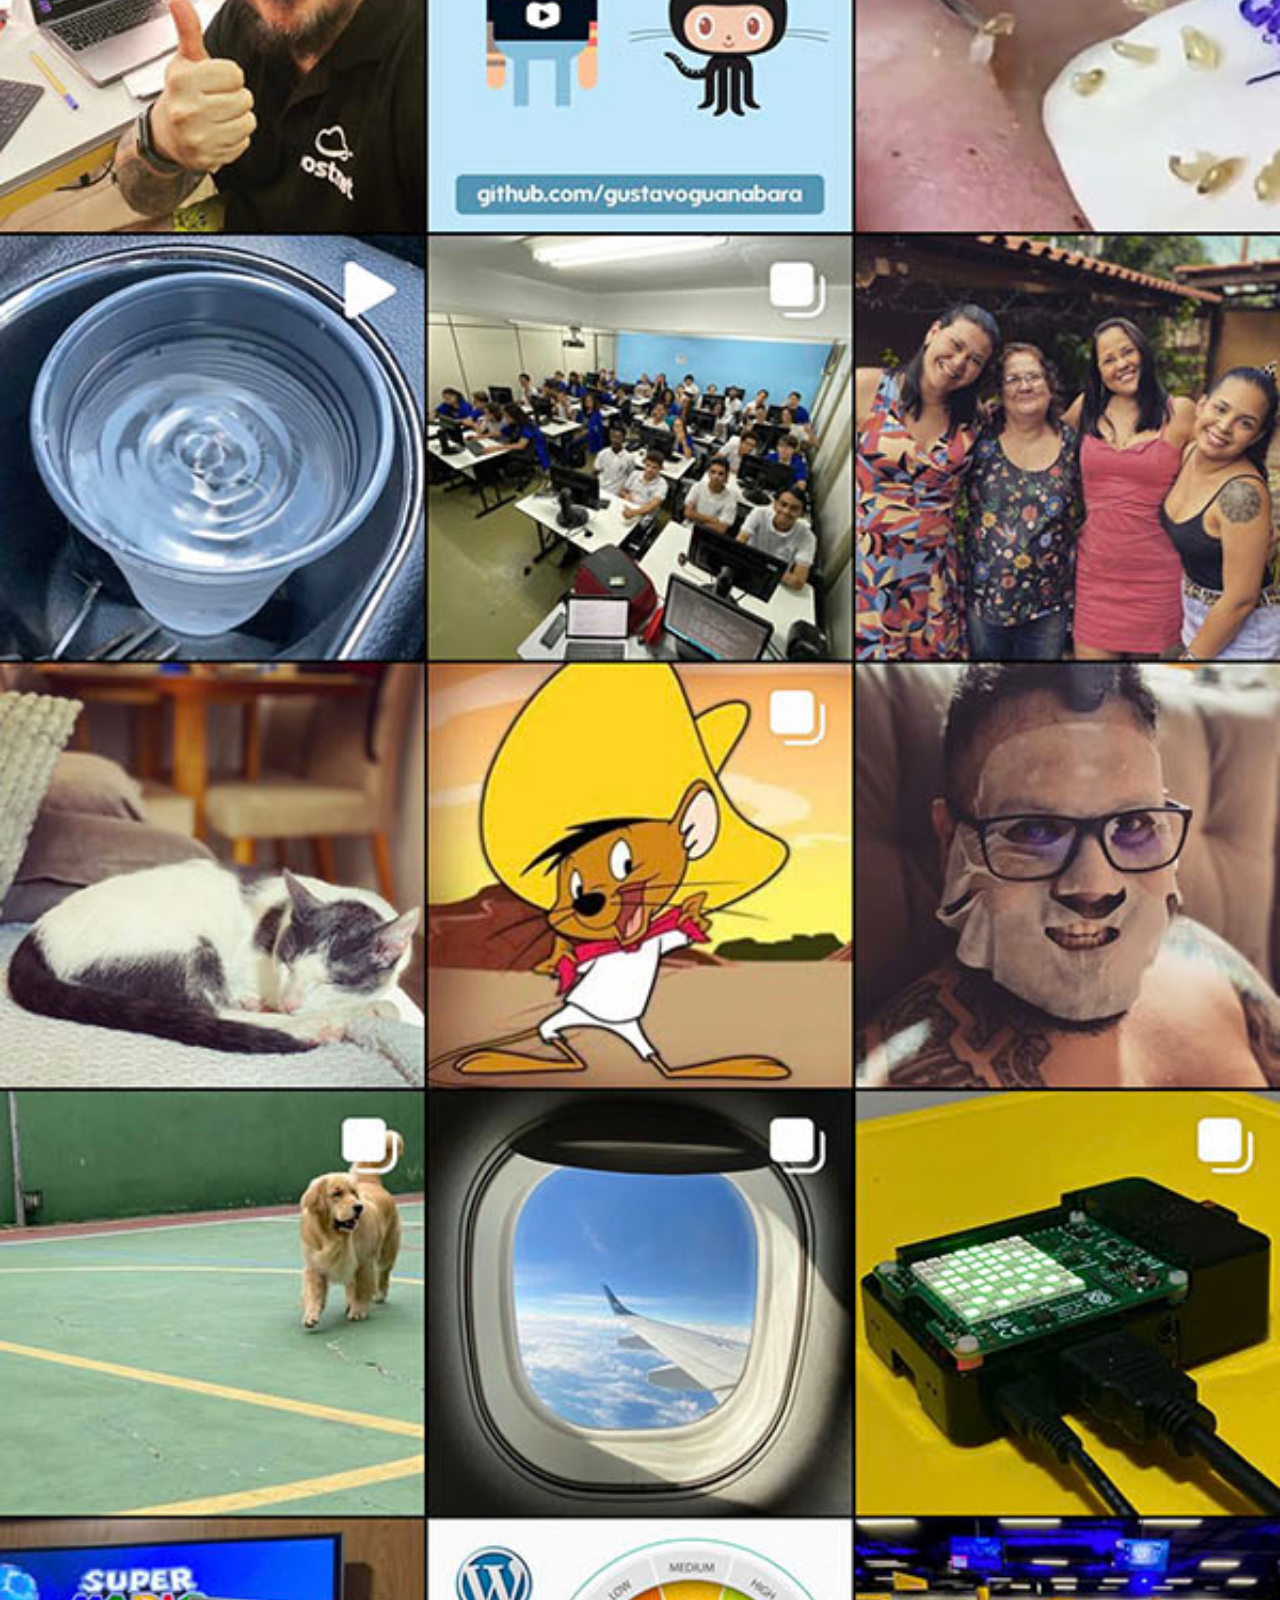
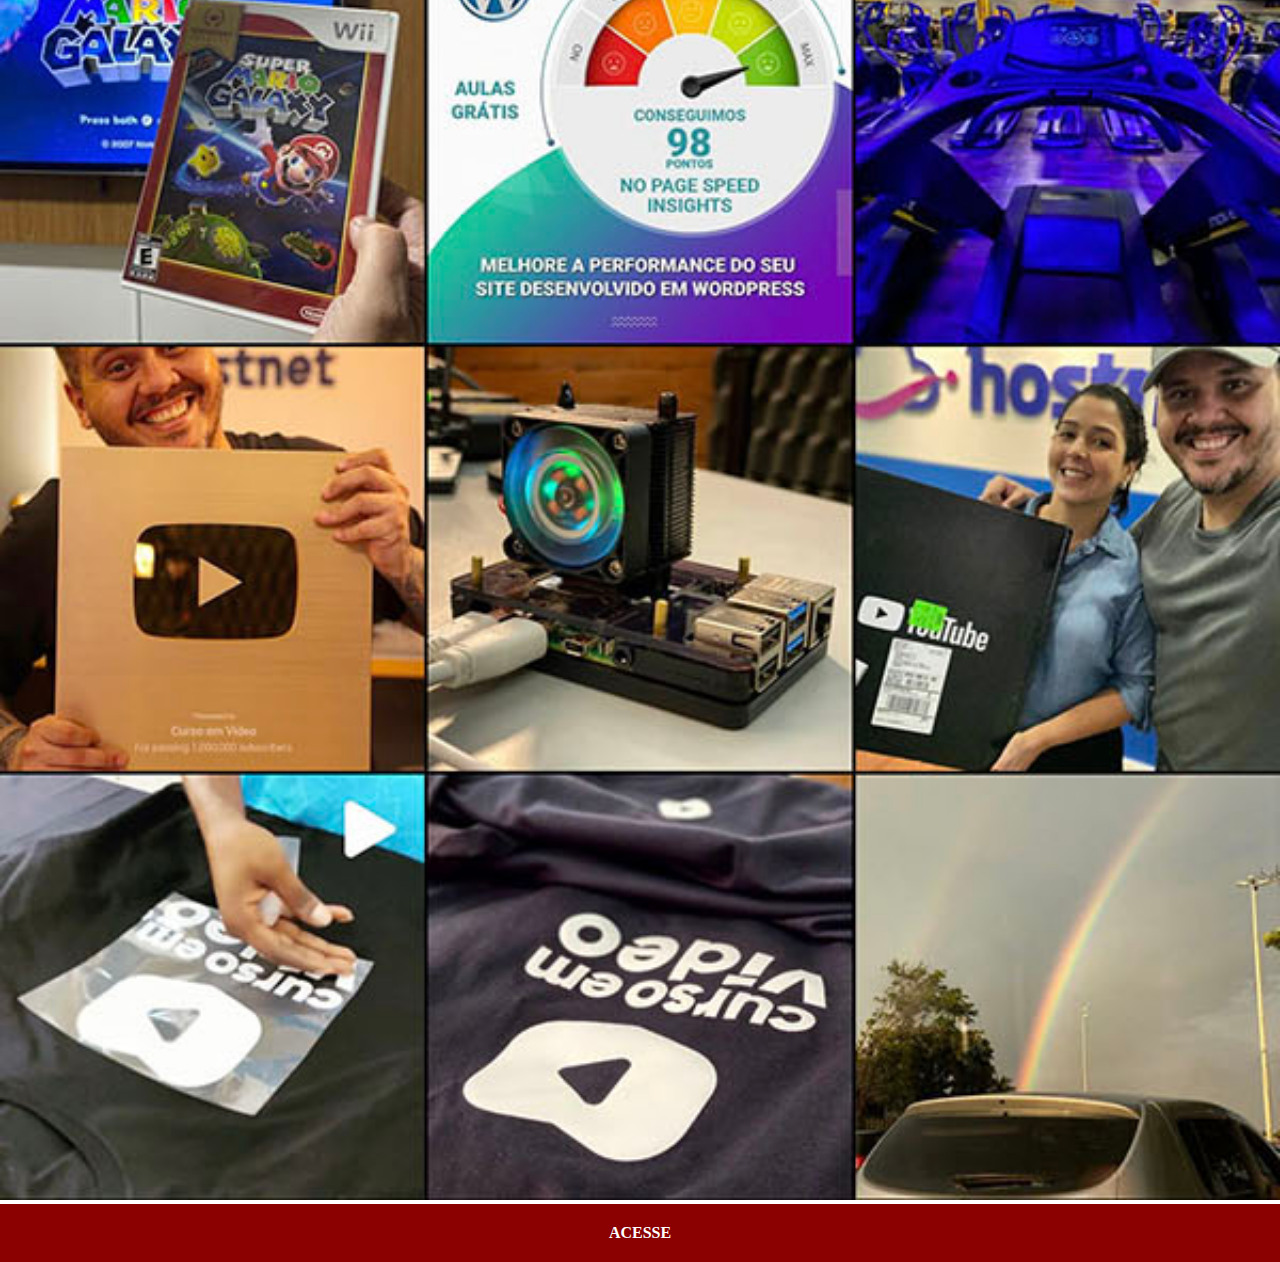
<file: instagram.html>
<!DOCTYPE html>
<html lang="pt-br">
<head>
    <meta charset="UTF-8">
    <meta name="viewport" content="width=device-width, initial-scale=1.0">
    <title>Instagram</title>
    <link rel="stylesheet" href="estilos/social.css">k
</head>
<body>
    <img src="imagens/tela-instagram.jpg" alt="">
    <a href="https://www.instagram.com/gustavoguanabara" target="_blank">ACESSE</a>
</body>
</html>
</file>
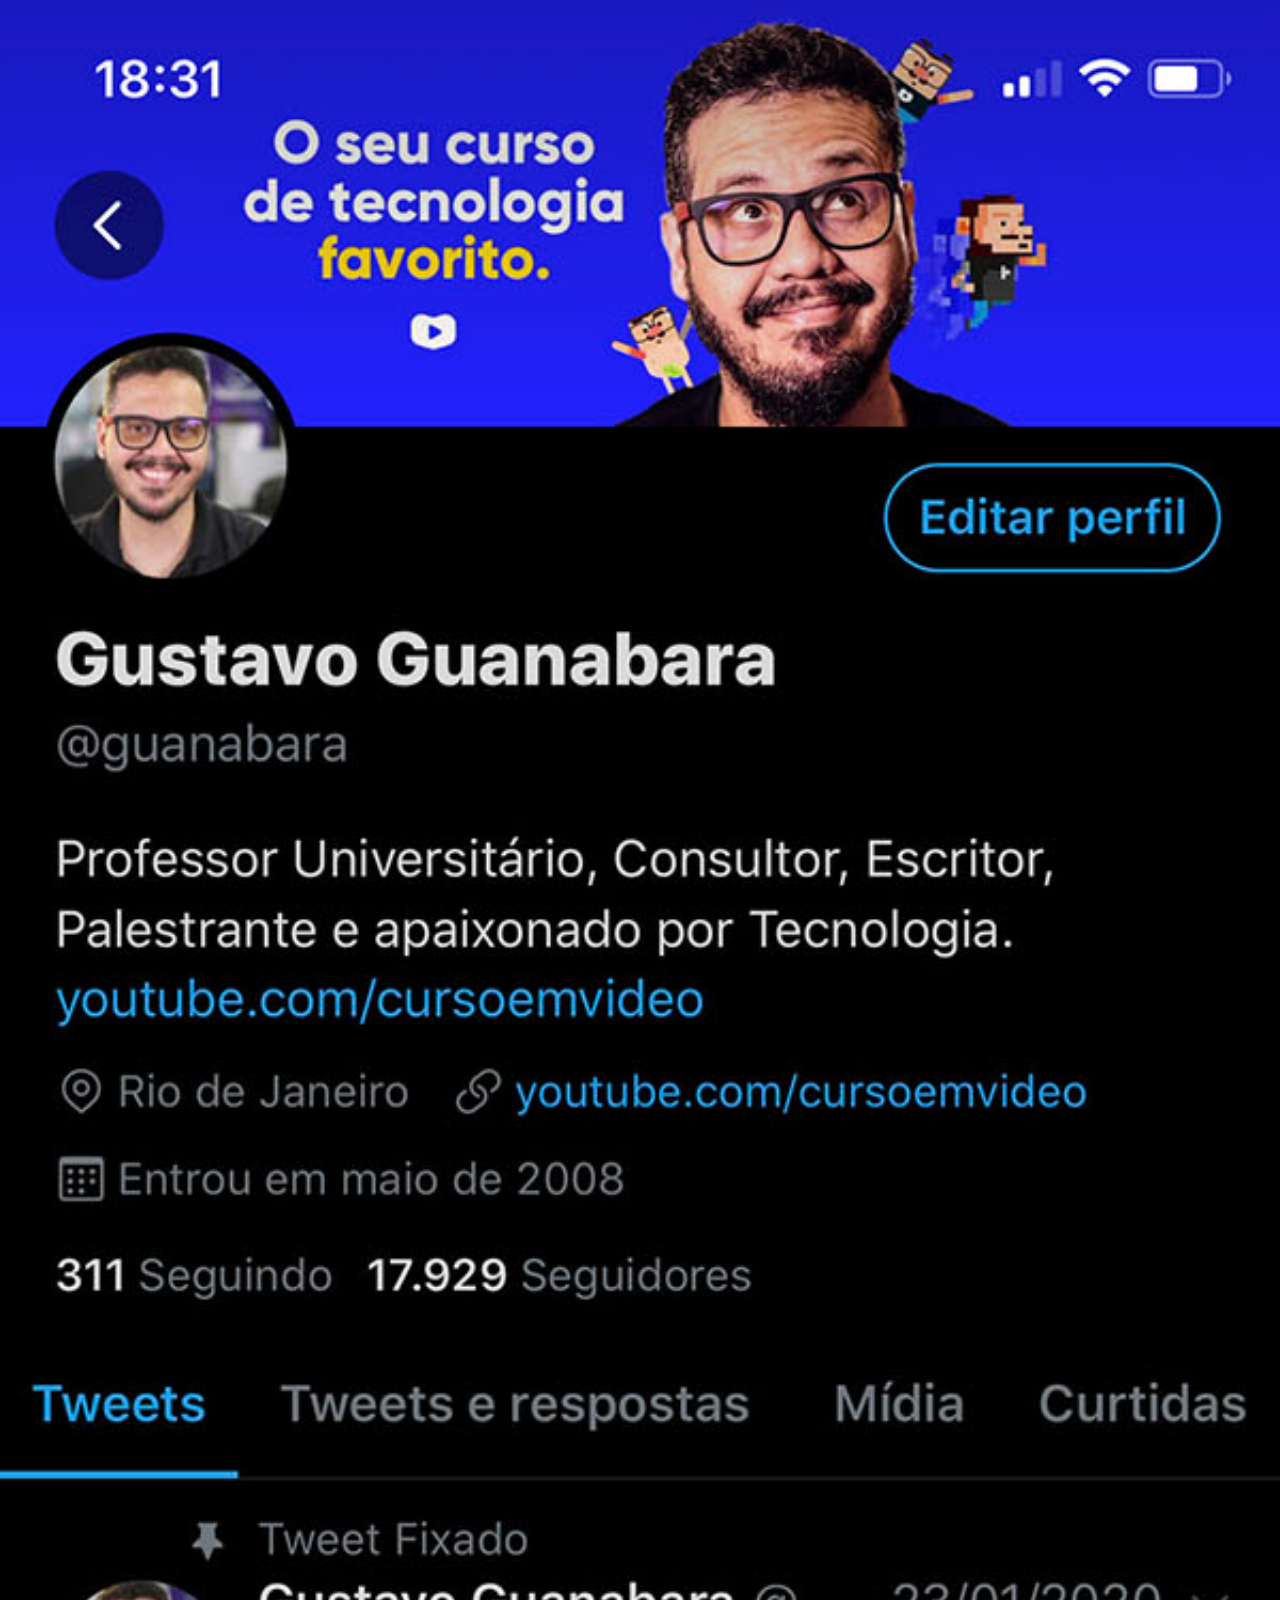
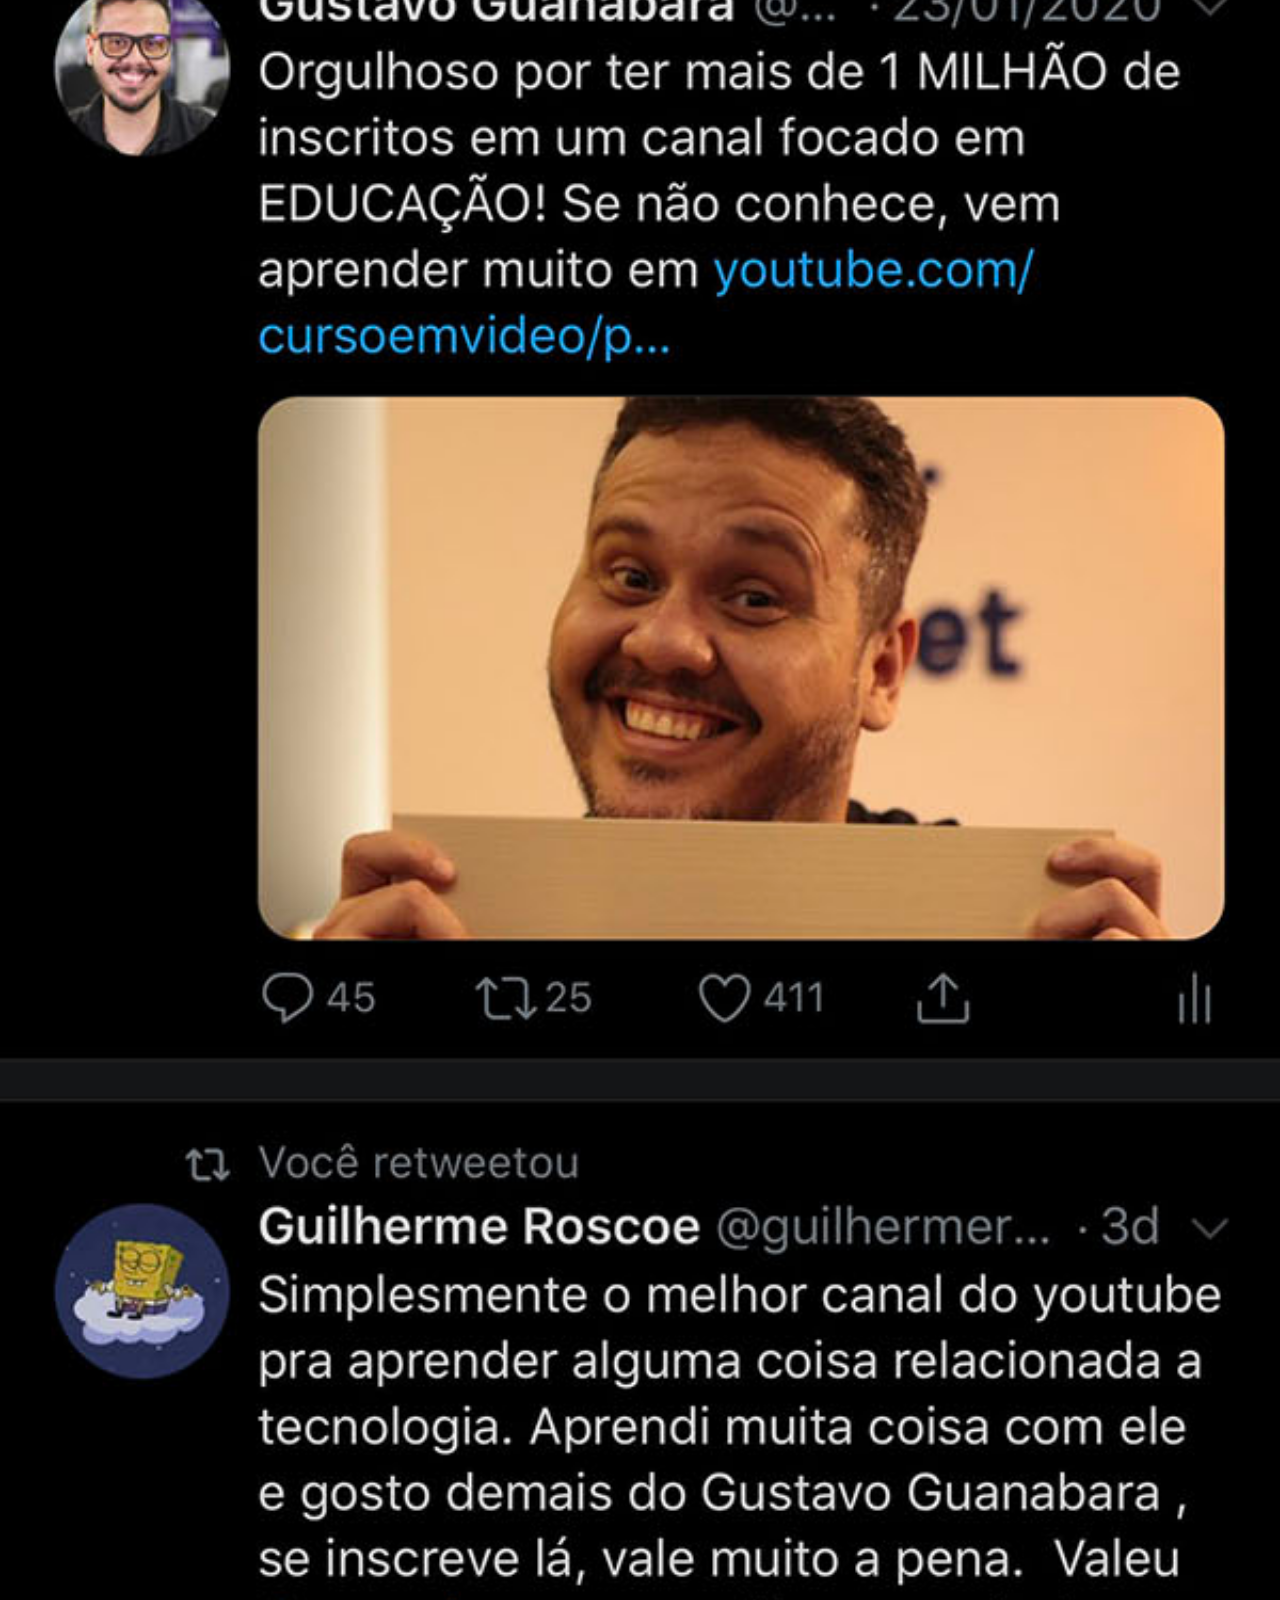
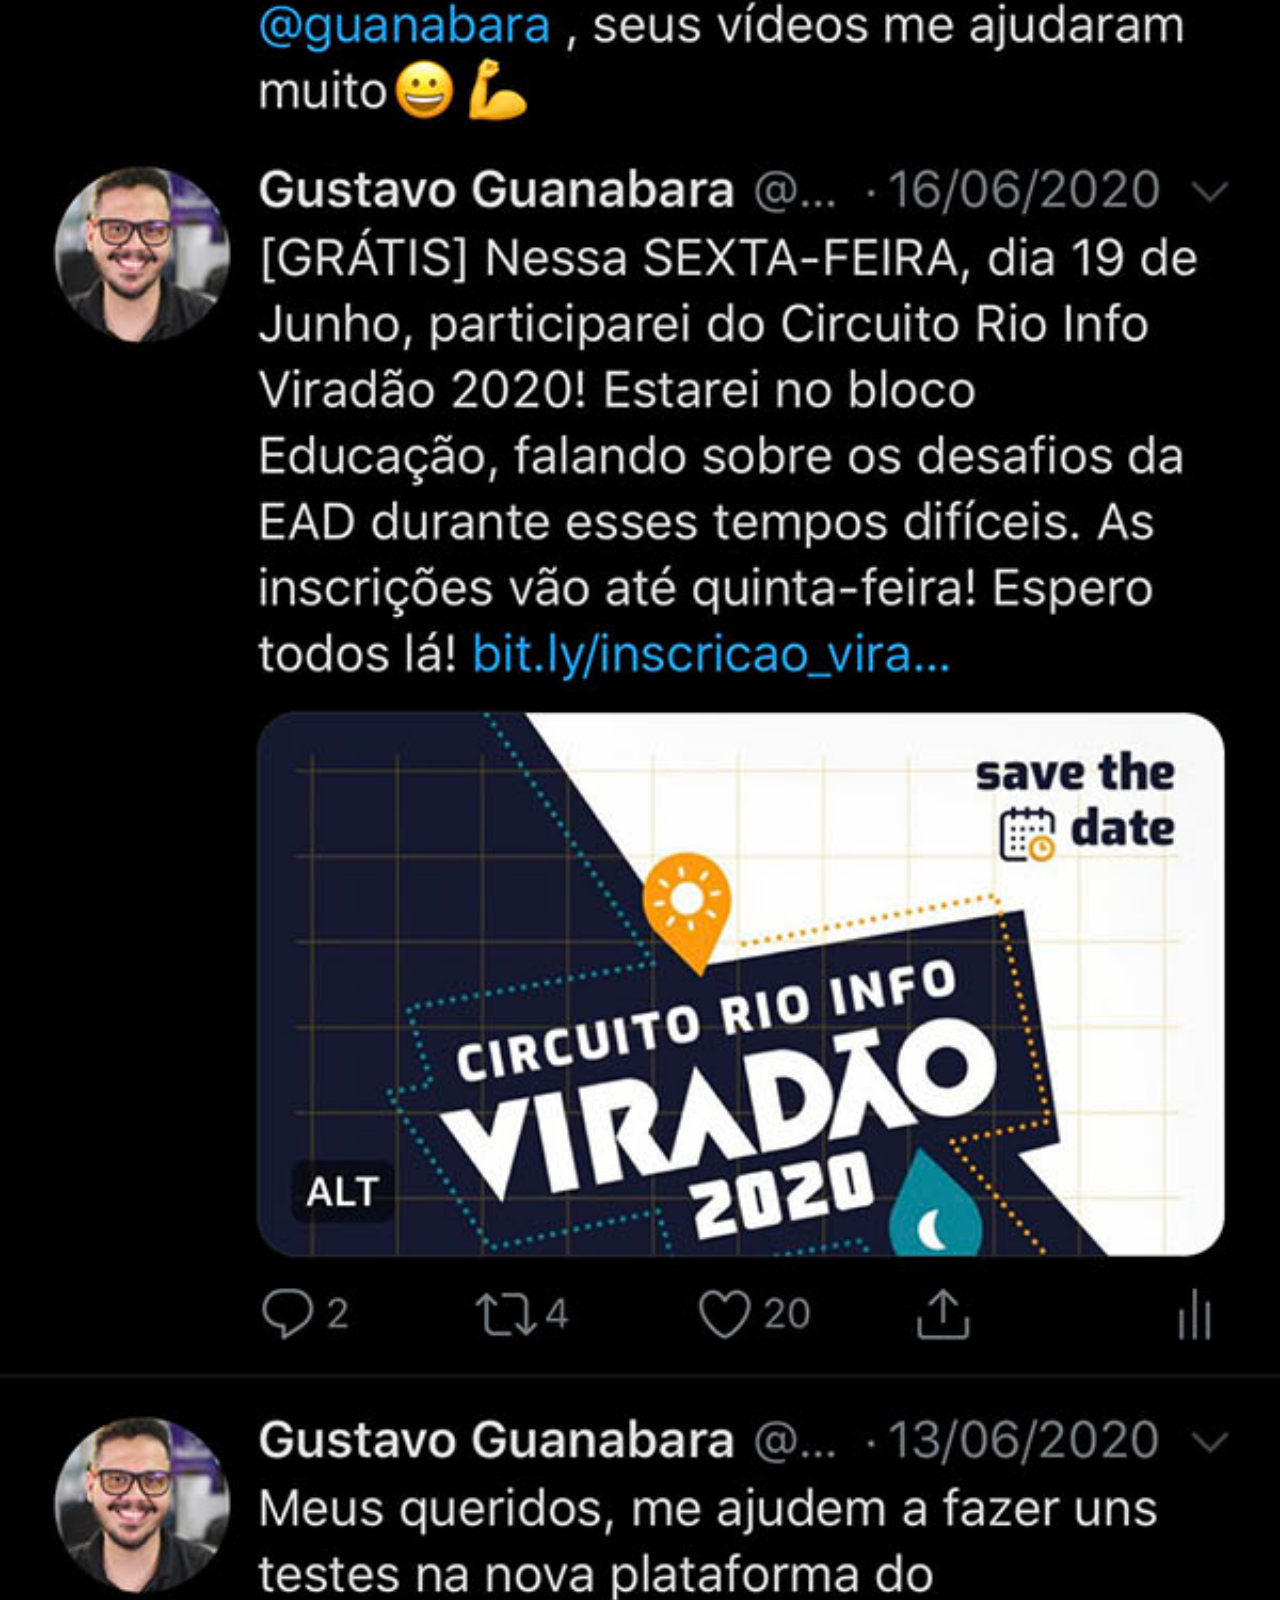
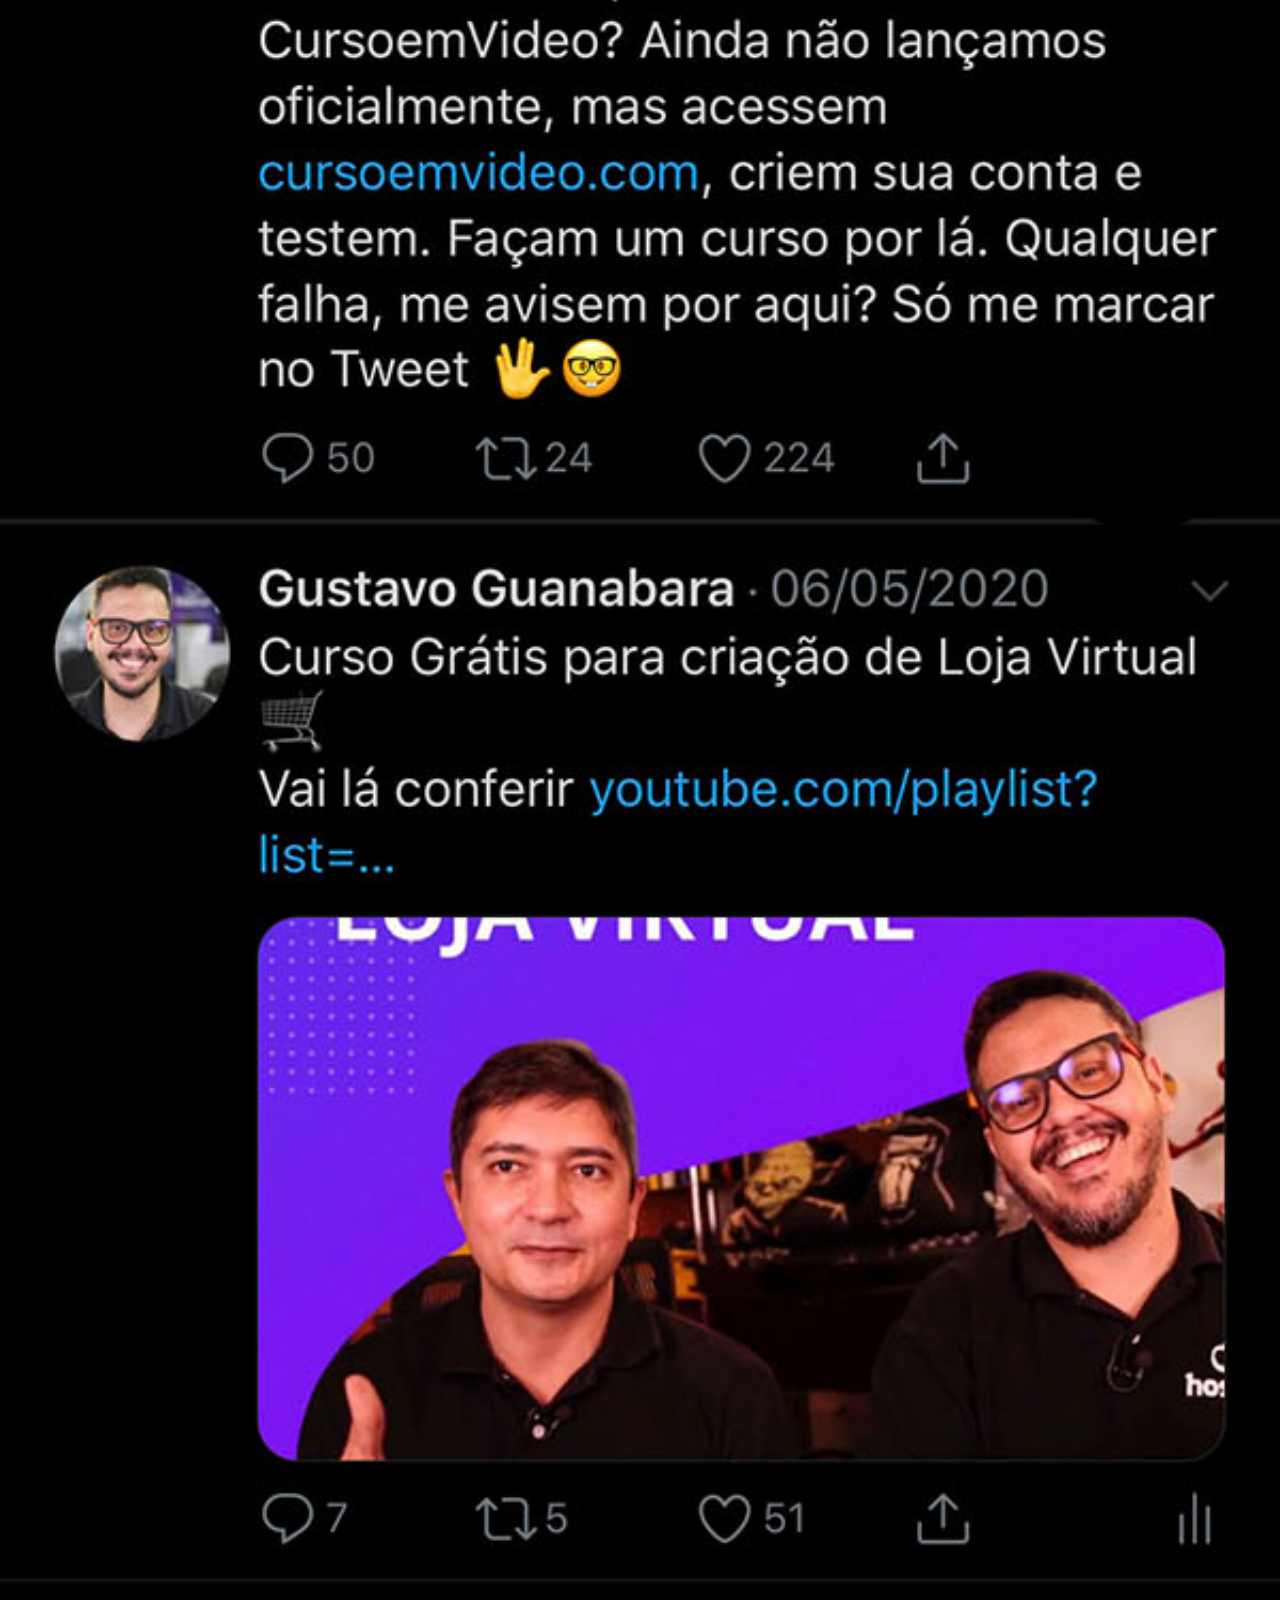
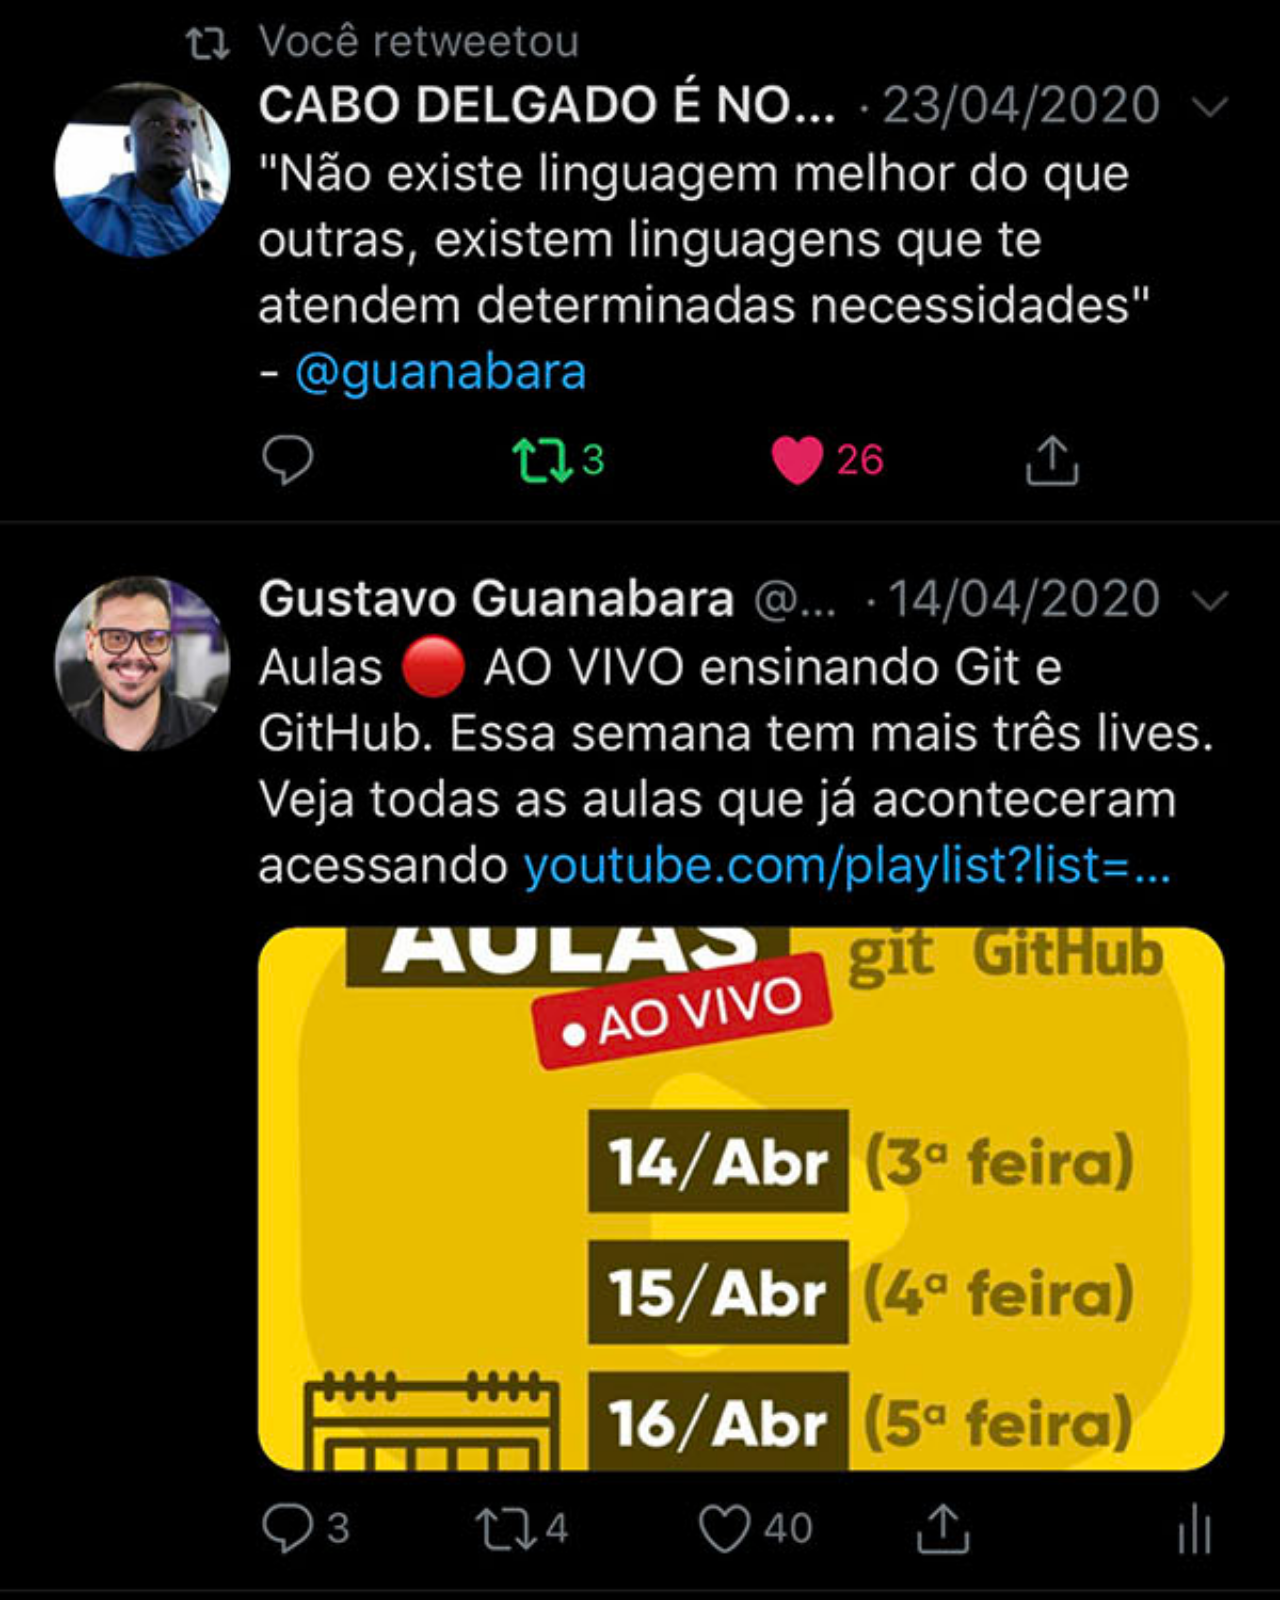
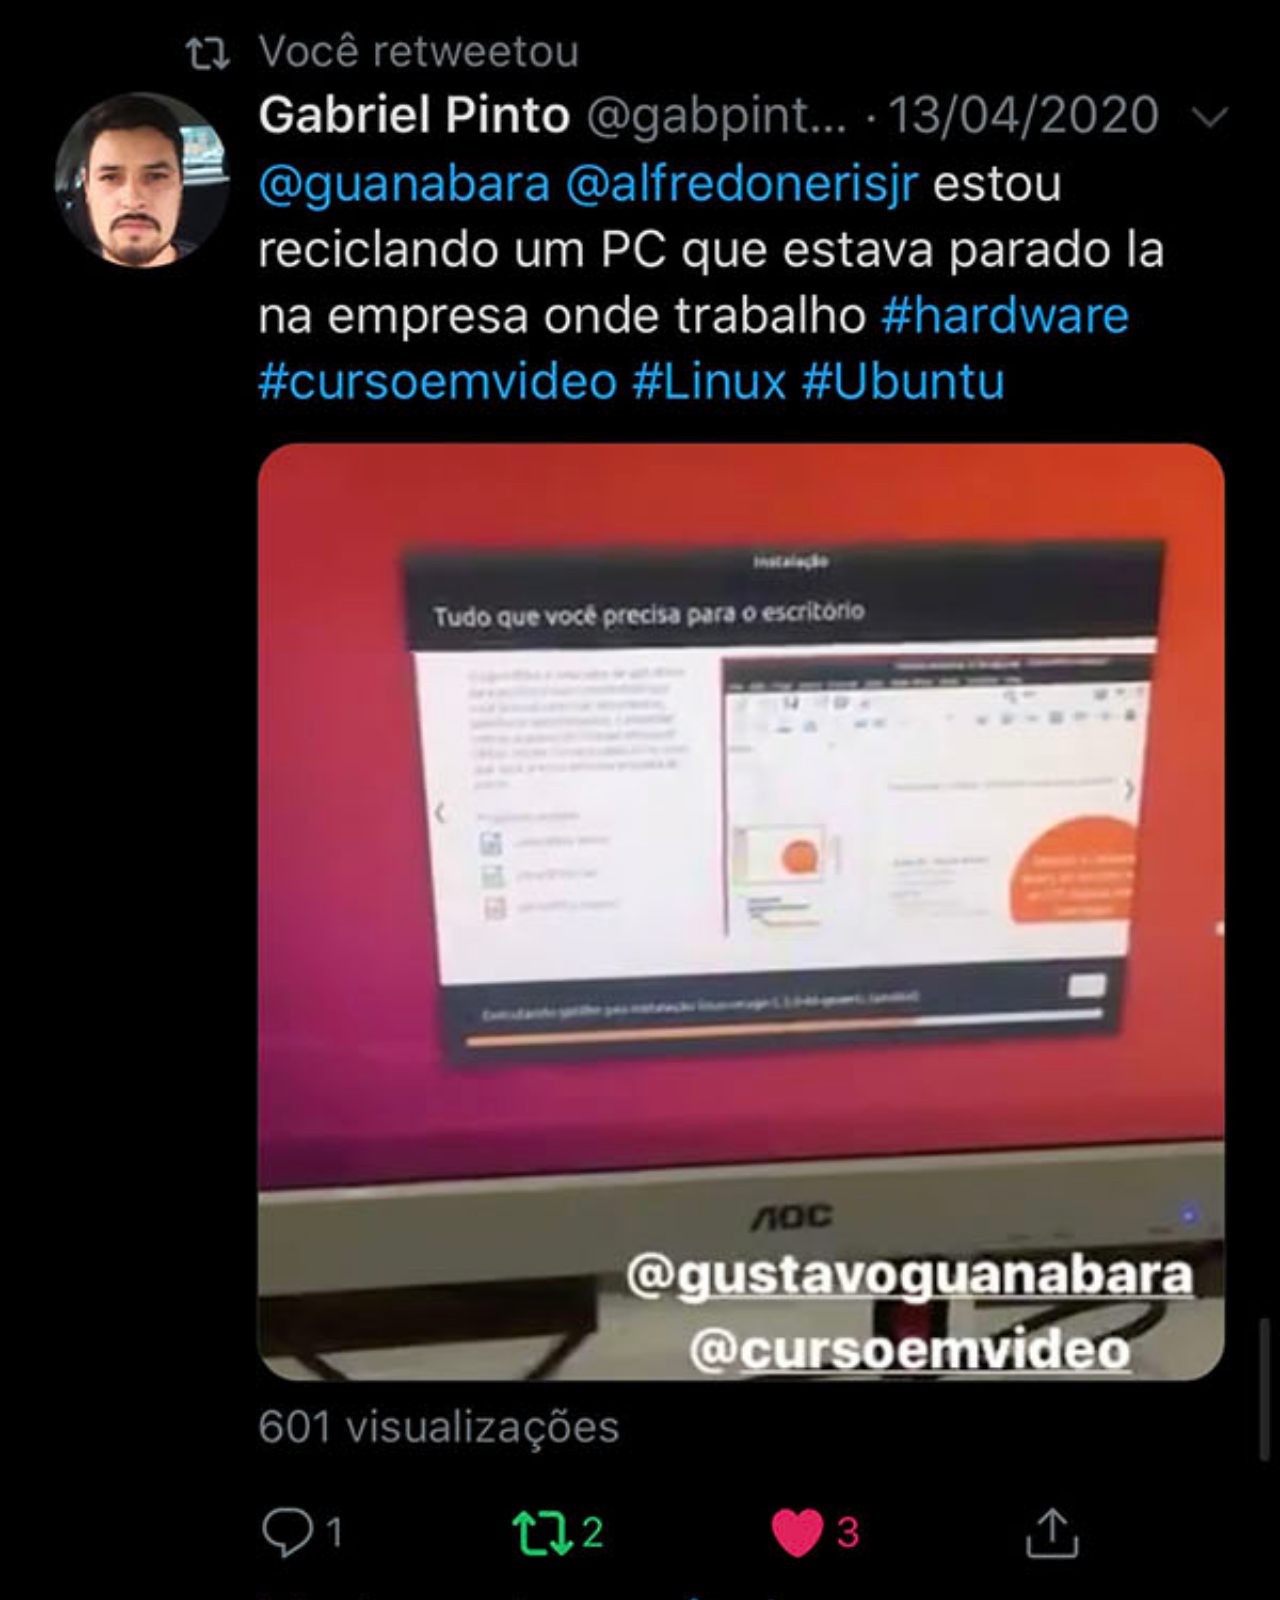
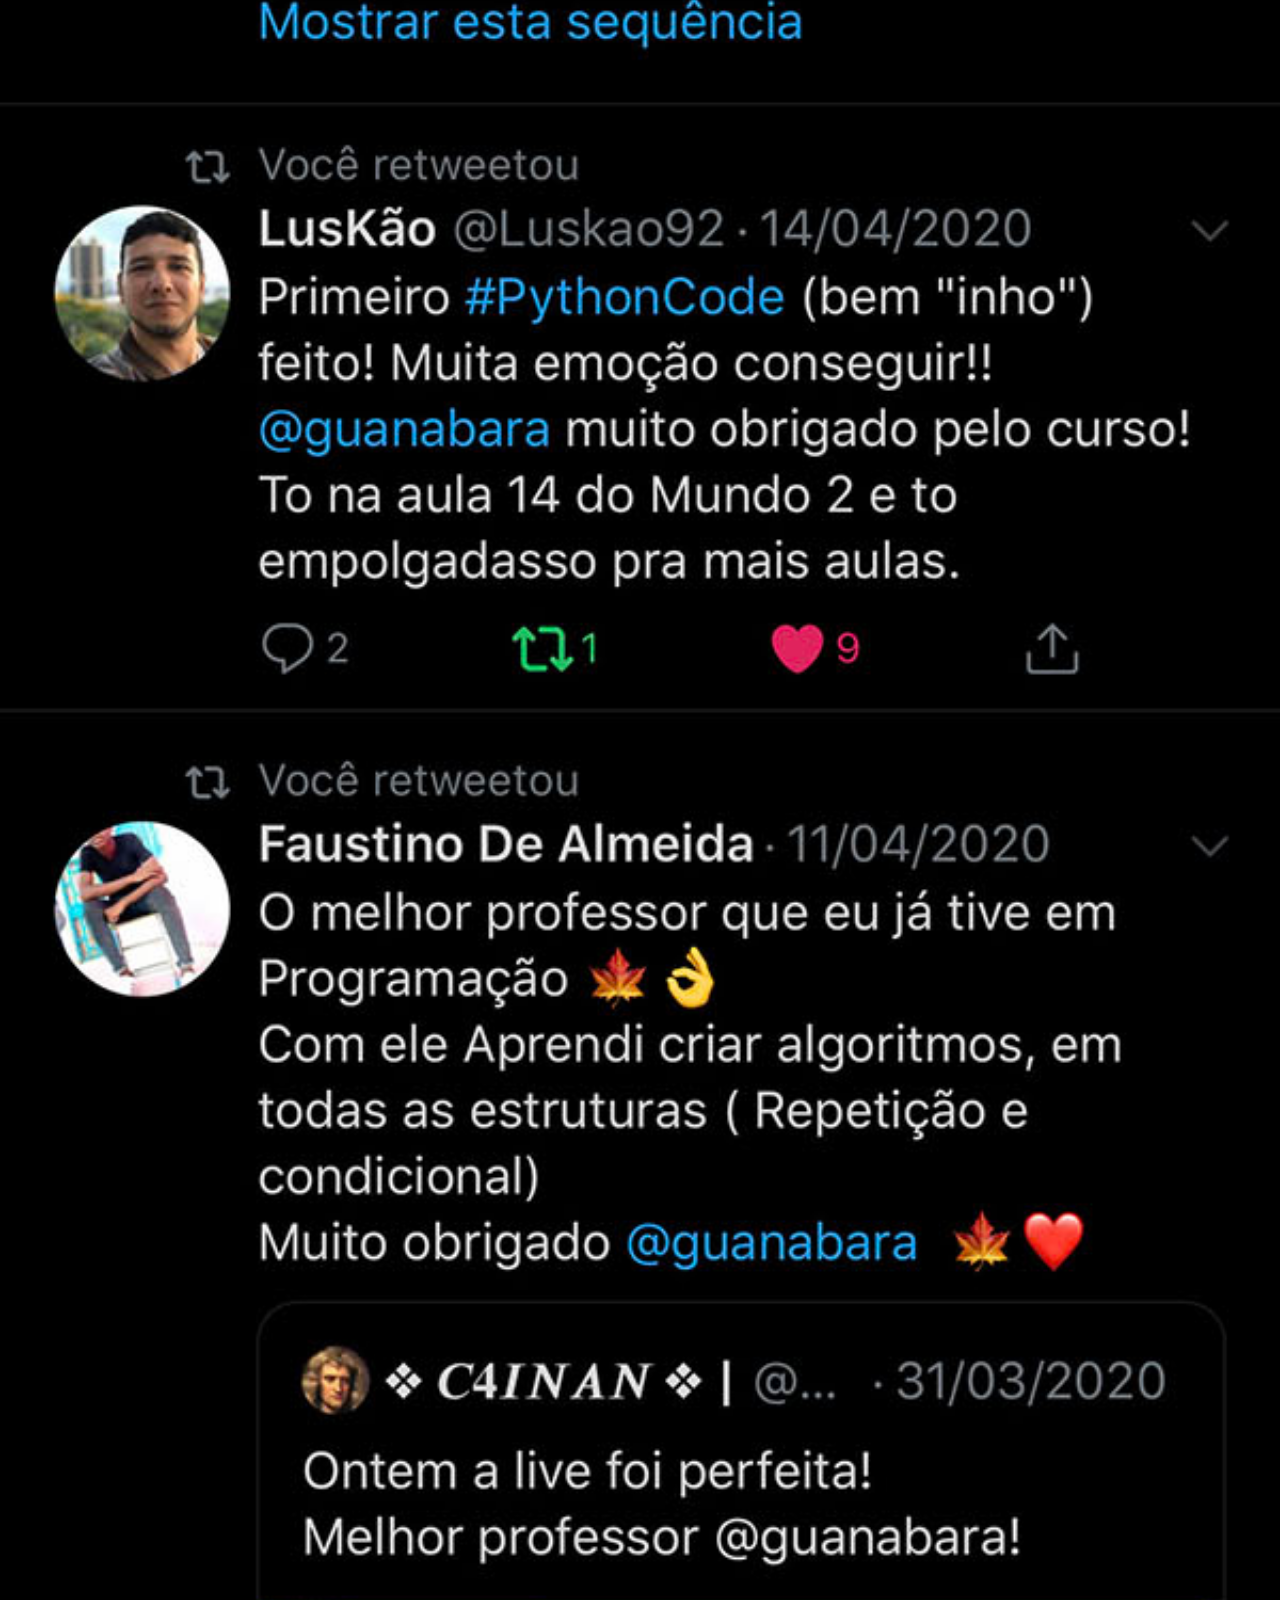
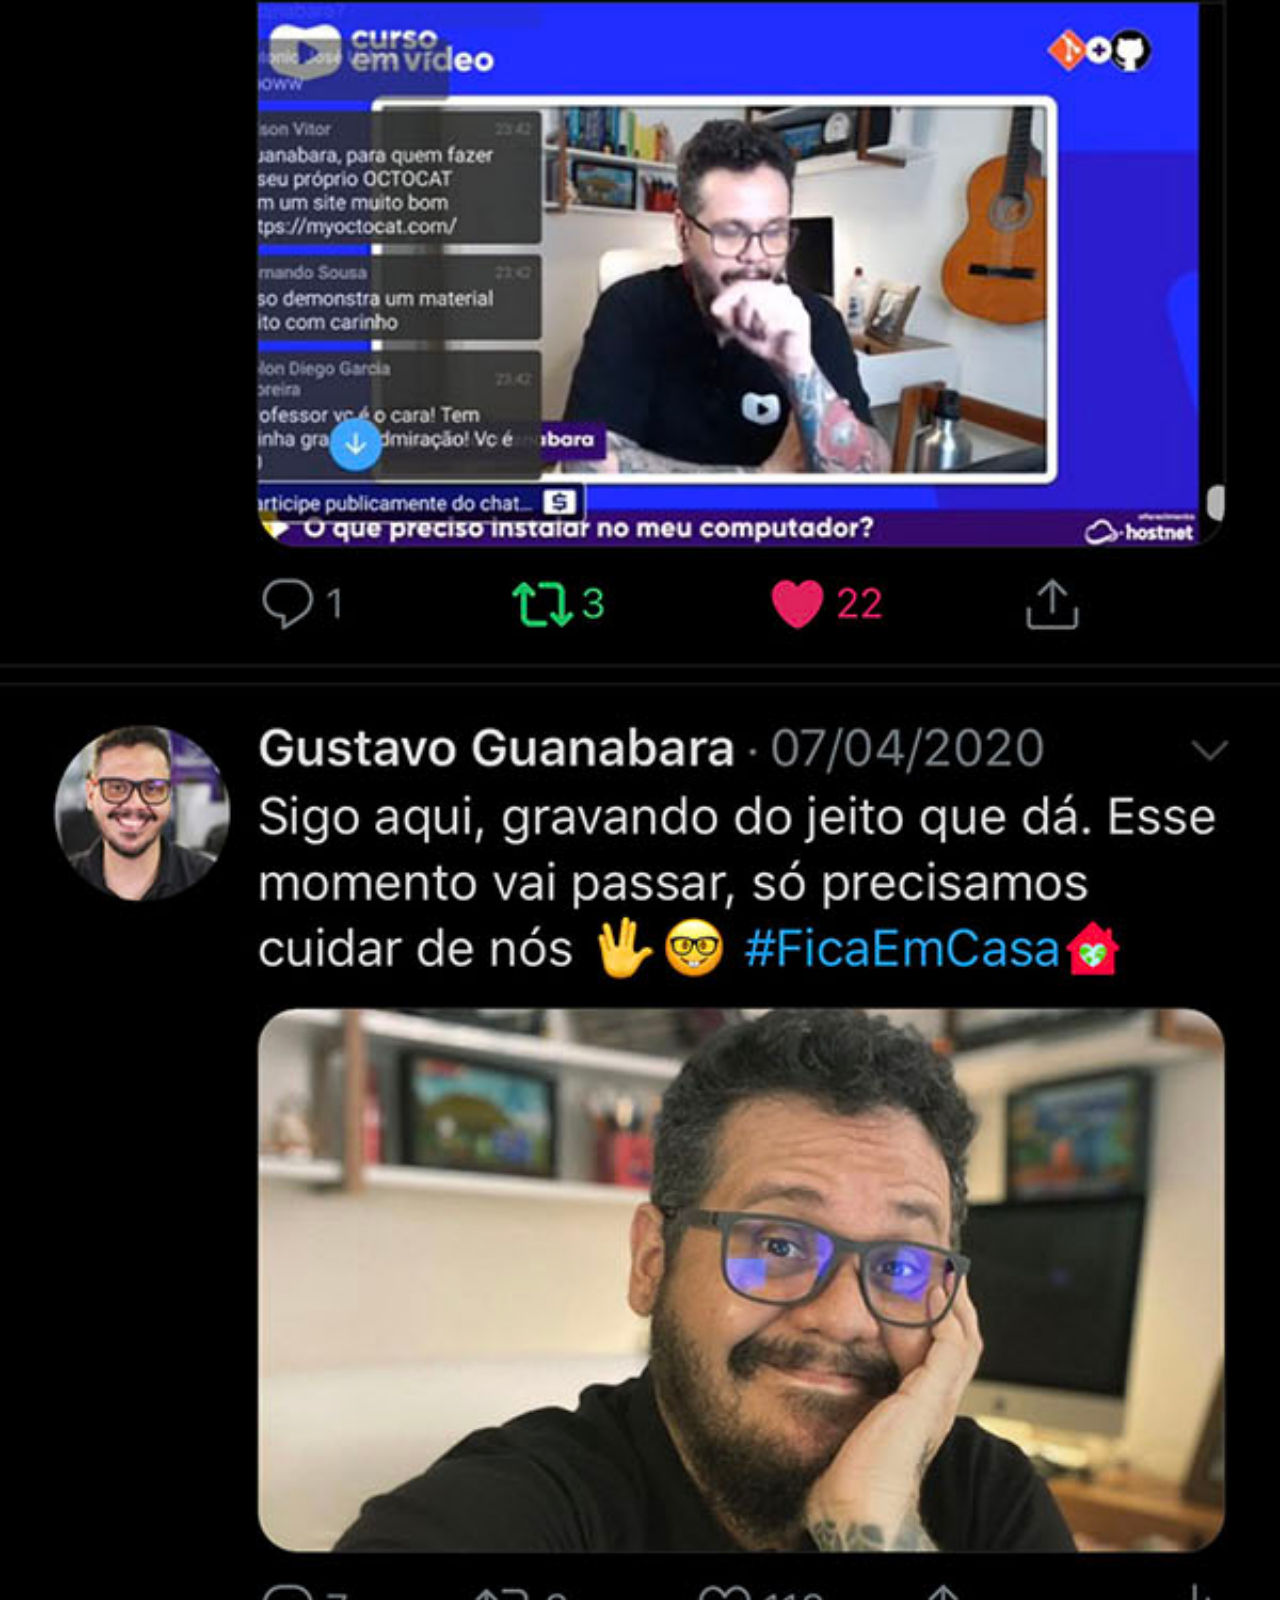
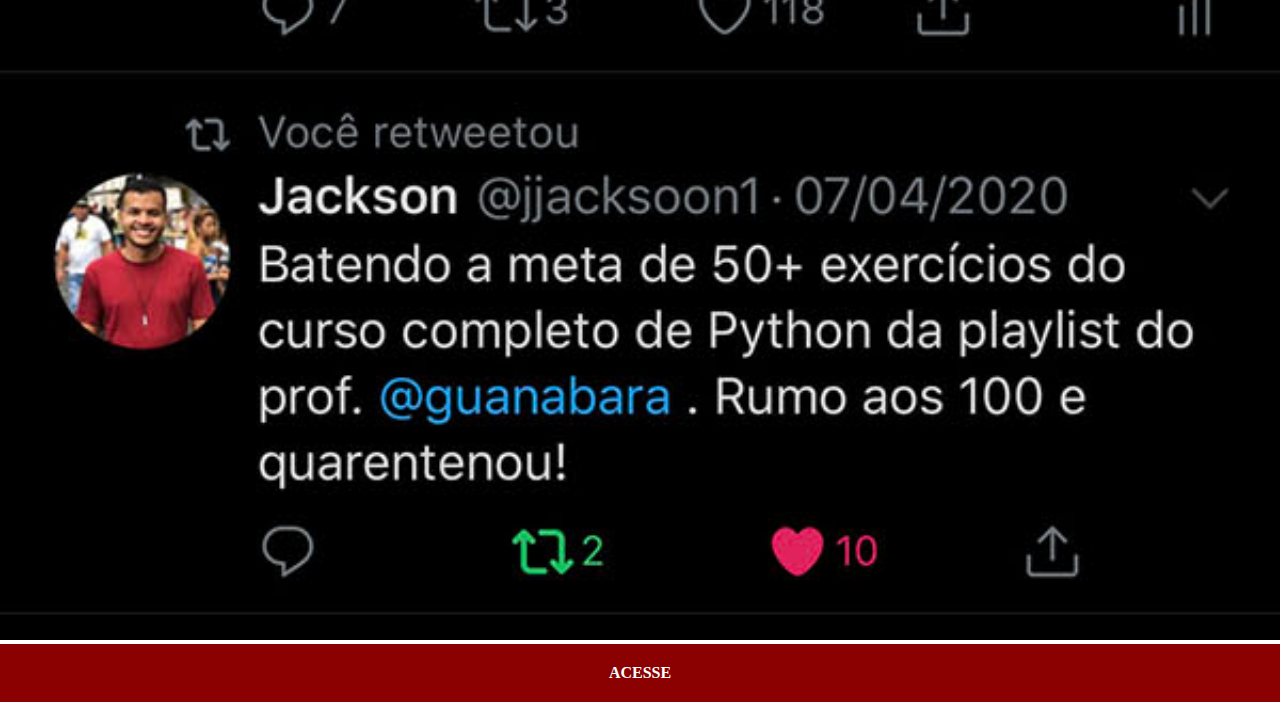
<file: twitter.html>
<!DOCTYPE html>
<html lang="pt-br">
<head>
    <meta charset="UTF-8">
    <meta name="viewport" content="width=device-width, initial-scale=1.0">
    <title>Tiwitter</title>

    <link rel="stylesheet" href="estilos/social.css">
</head>
<body>
    <img src="imagens/tela-twitter.jpg" alt="">
    <a href="https://x.com/guanabara?mx=2" target="_blank">ACESSE</a>
</body>
</html>
</file>
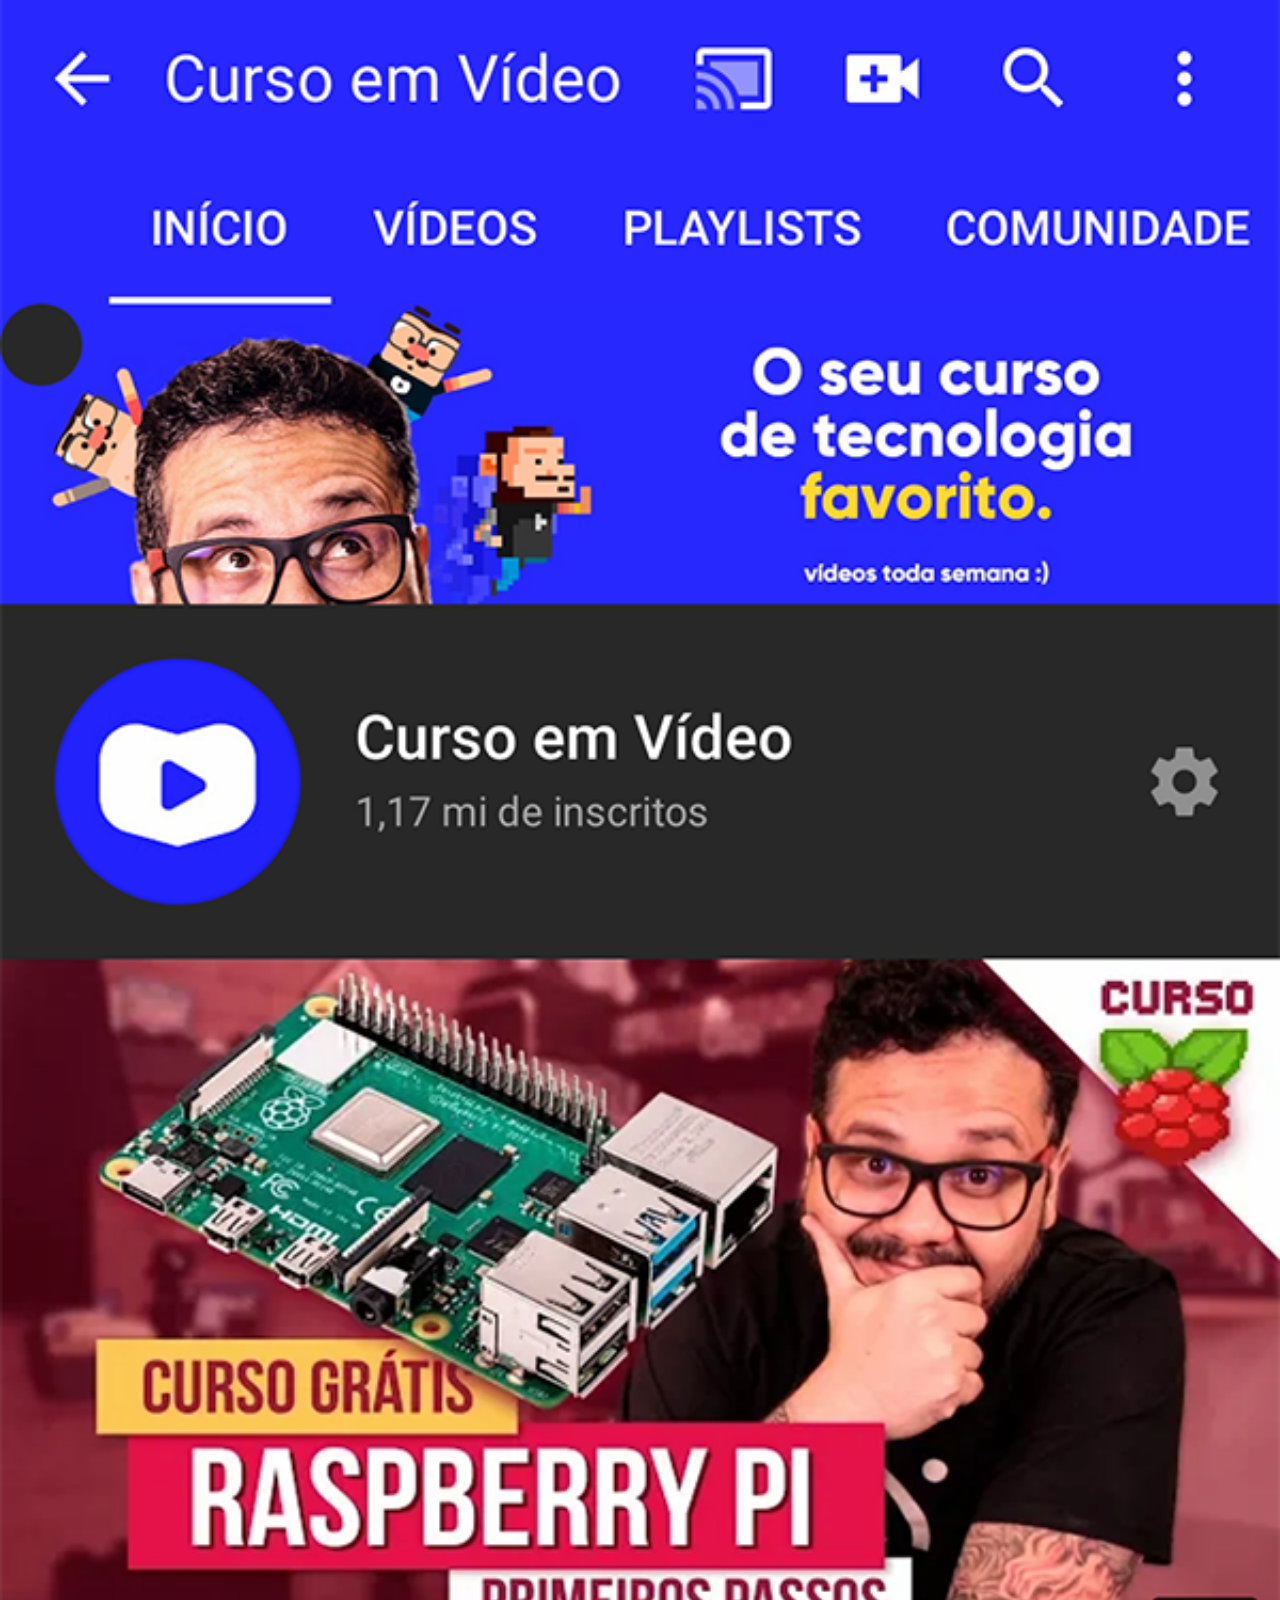
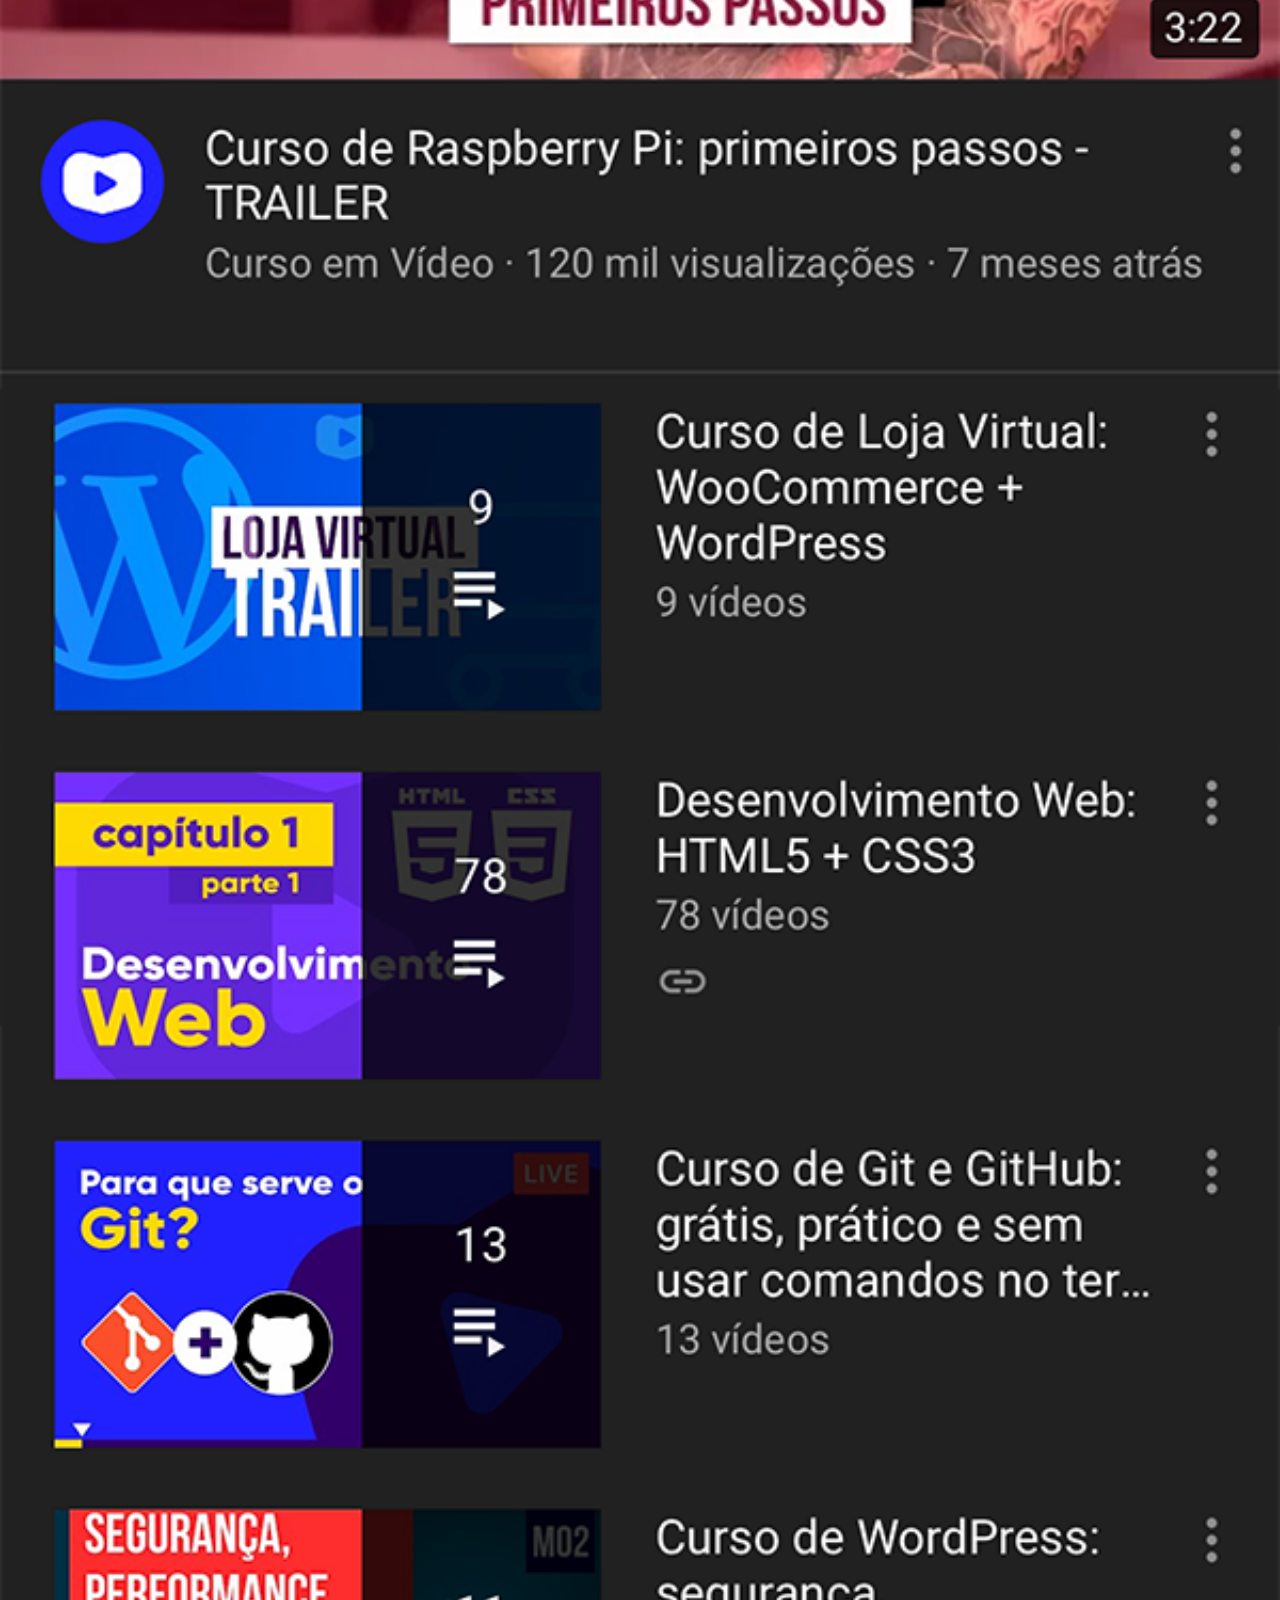
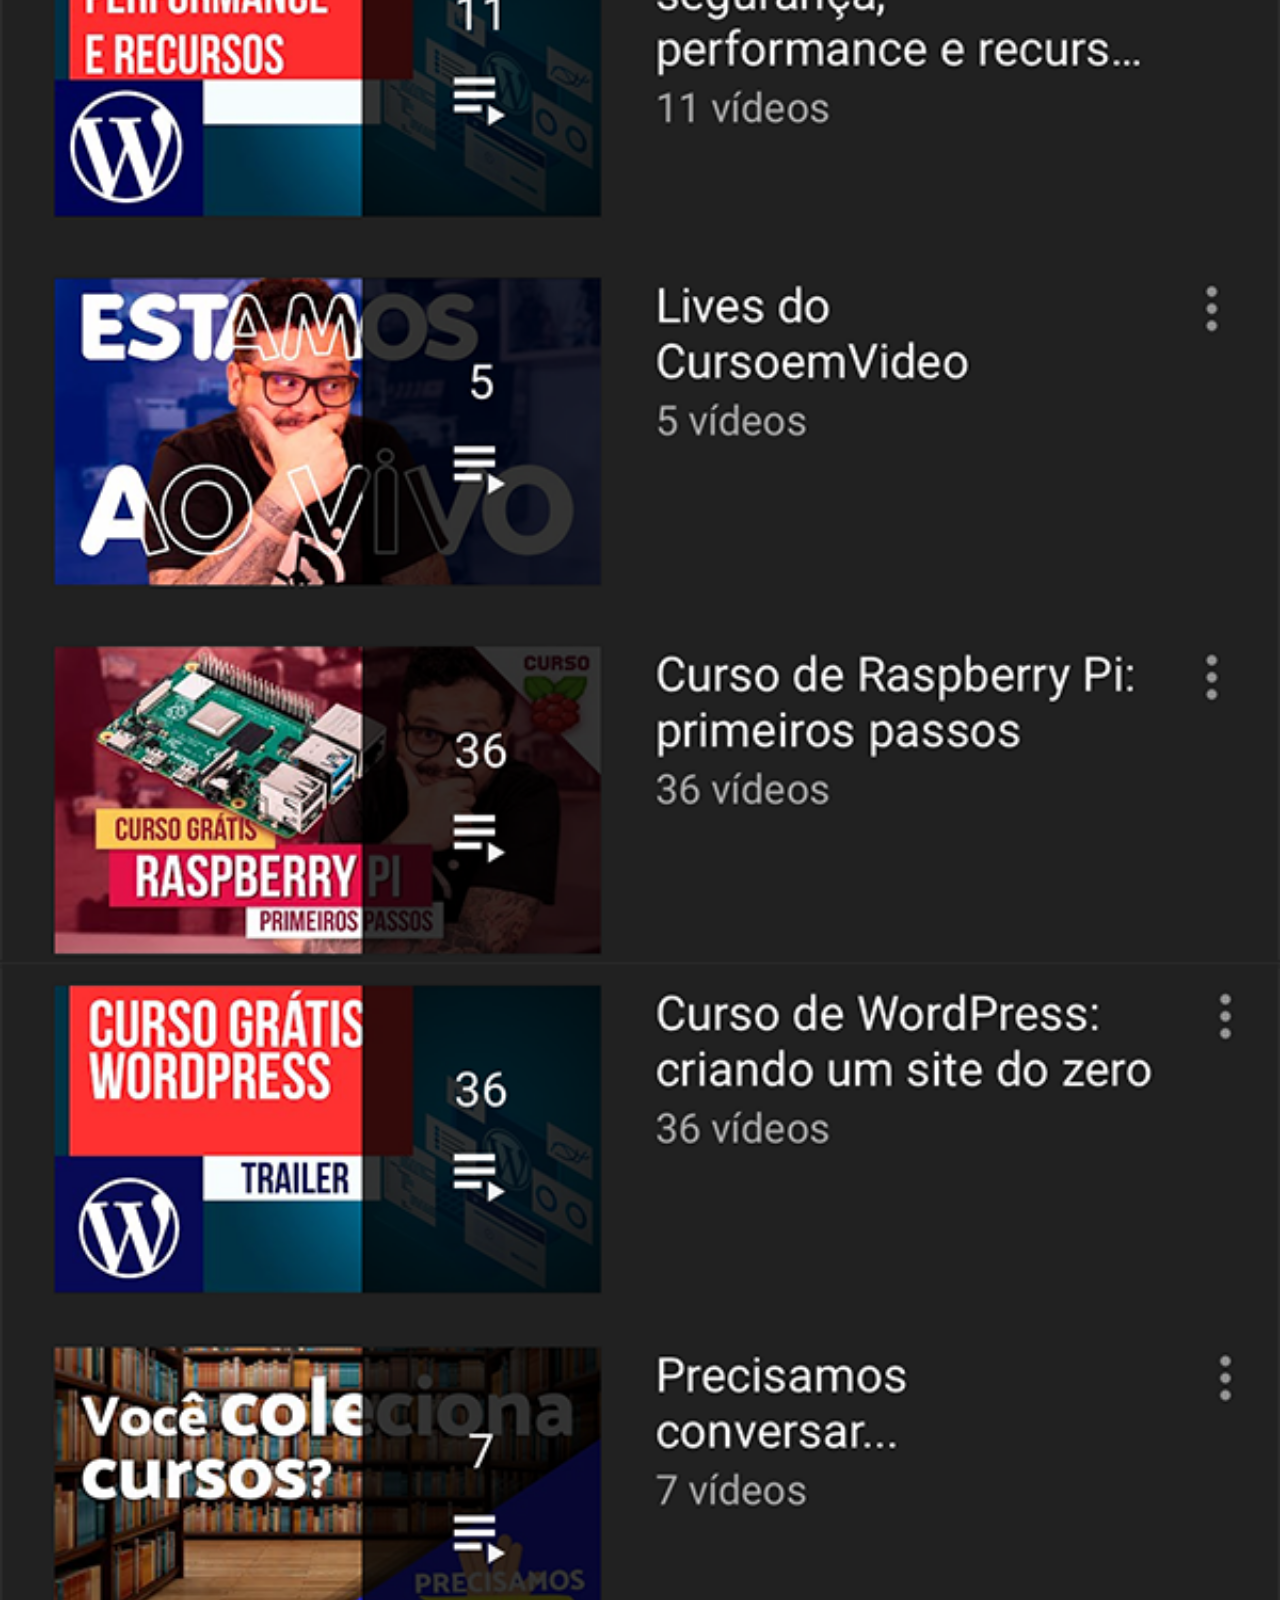
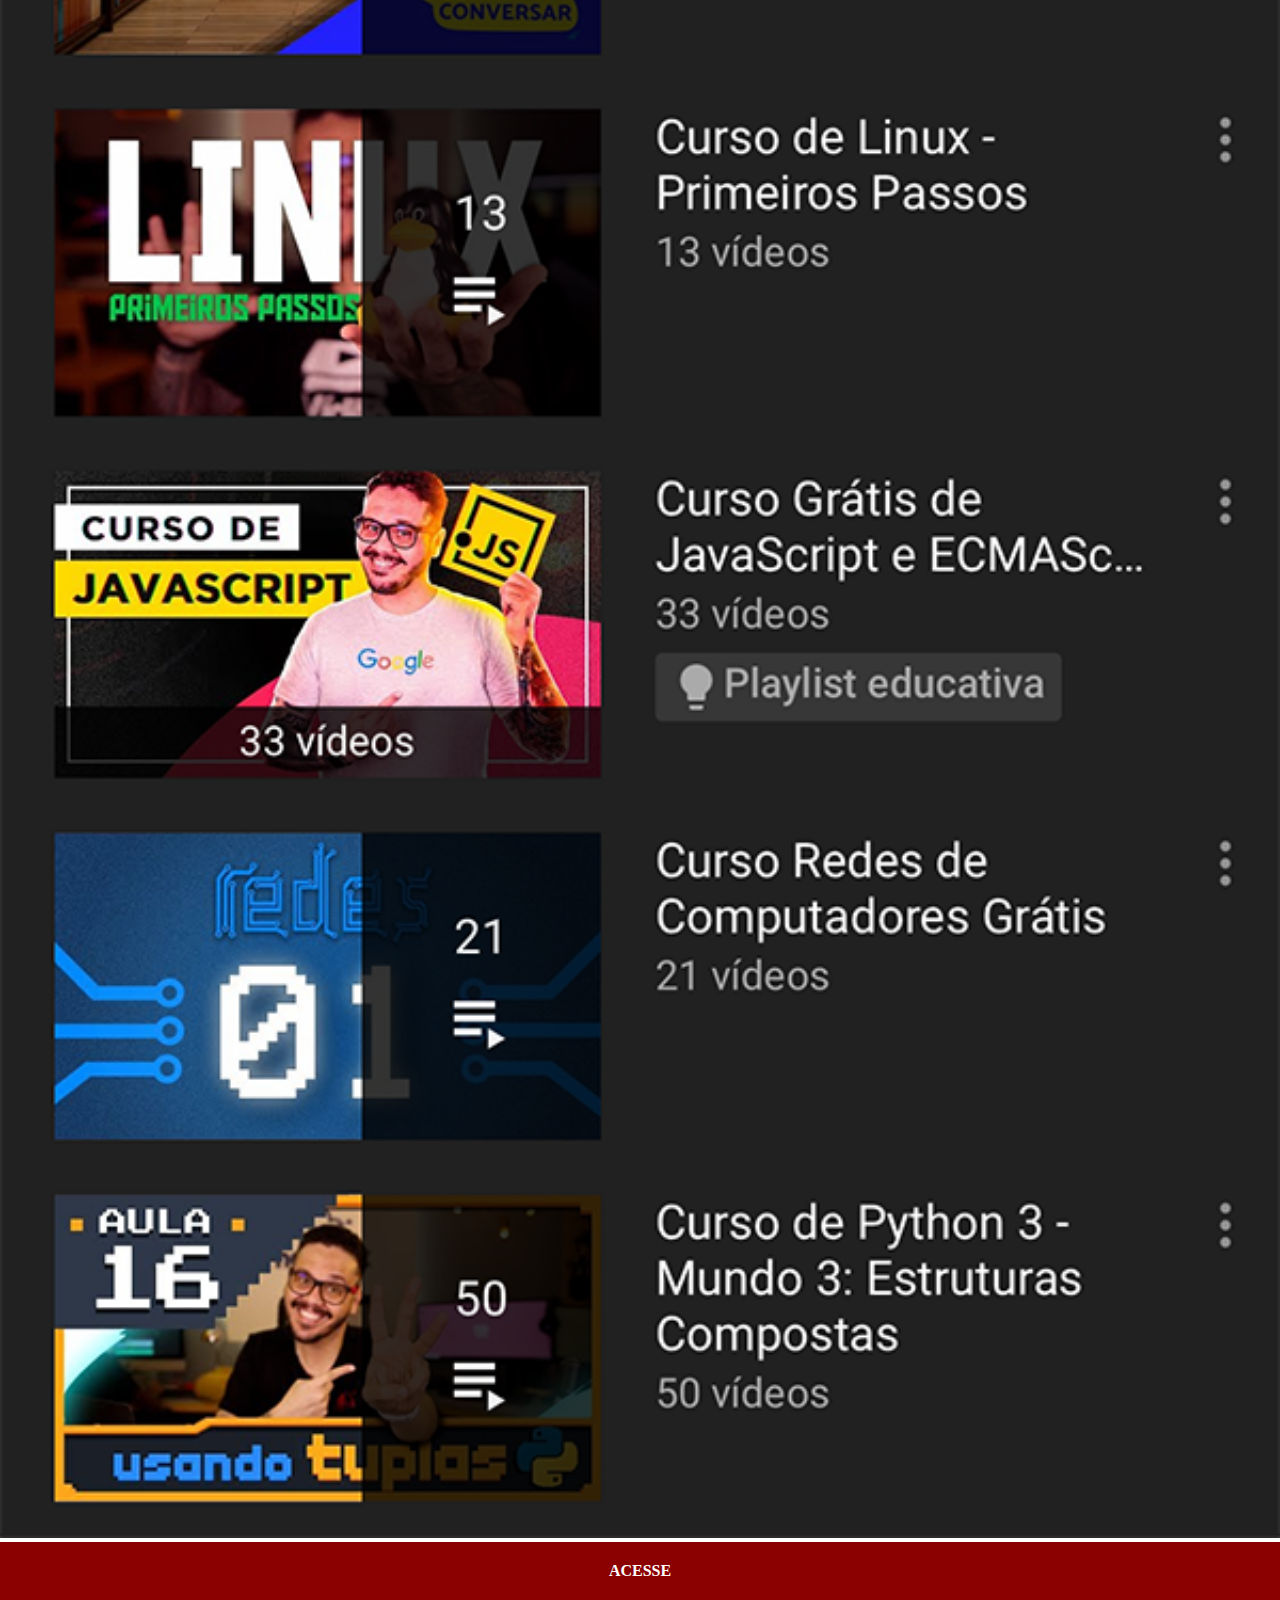
<file: youtube.html>
<!DOCTYPE html>
<html lang="pt-br">
<head>
    <meta charset="UTF-8">
    <meta name="viewport" content="width=device-width, initial-scale=1.0">
    <title>Youtube</title>
    <link rel="stylesheet" href="estilos/social.css">
</head>

<body>
    <img src="imagens/tela-youtube.png" alt="">
    <a href="https://www.youtube.com/c/CursoemV%C3%ADdeo/playlists" target="_blank">ACESSE</a>
</body>
</html>
</file>
<file: estilos/style.css>
@charset "UTF-8";
*{
    margin: 0px;
    padding: 0px;
    font-family: Arial, Helvetica, sans-serif;
}
html, body{
    height: 100vh;
    width: 100vw;
    background-color: black;
}
body{
    background: url(../imagens/fundo-madeira.jpg) no-repeat top center;
    background-size: cover;
    background-attachment: fixed;
}
main{
    height: 100vh;
    position: relative;
    
}
section#telefone{
    position: absolute;
    left: 50%;
    top: 50%;
    transform: translate(-50%, -50%);
    height: 627px;
    width: 311px;
    background: url(../imagens/frame-iphone.png) no-repeat;
    ;
}
iframe{

    position: relative;
    top: 80px;
    left: 22px;
    width: 266px;
    height: 472px;
    
}
section#redes{
    text-align: right;
}
section#redes img{
    width: 50px;
    border-radius: 50%;
    margin: 5px;
    box-shadow: 2px 2px 5px rgba(0, 0, 0, 0.419);
    box-sizing: border-box;
    
}
section#redes img:hover{
    border: 2px solid rgb(255, 255, 255);
    transform: translate(-2px, -2px);
    transition: transform .3s;
}
</file>
<file: estilos/social.css>
@charset "UTF-8";

*{
    margin: 0px;
    padding: 0px;
}
::-webkit-scrollbar{
    width: 0px;
    height: 0px;
}
img{
    width: 100vw;

}
a{
    display: block;
    background-color: darkred;
    padding: 20px;
    text-align: center;
    font-weight: bolder;
    text-decoration:none;
    color: white;
    
}
a:hover{
    background-color: red;
}
</file>
